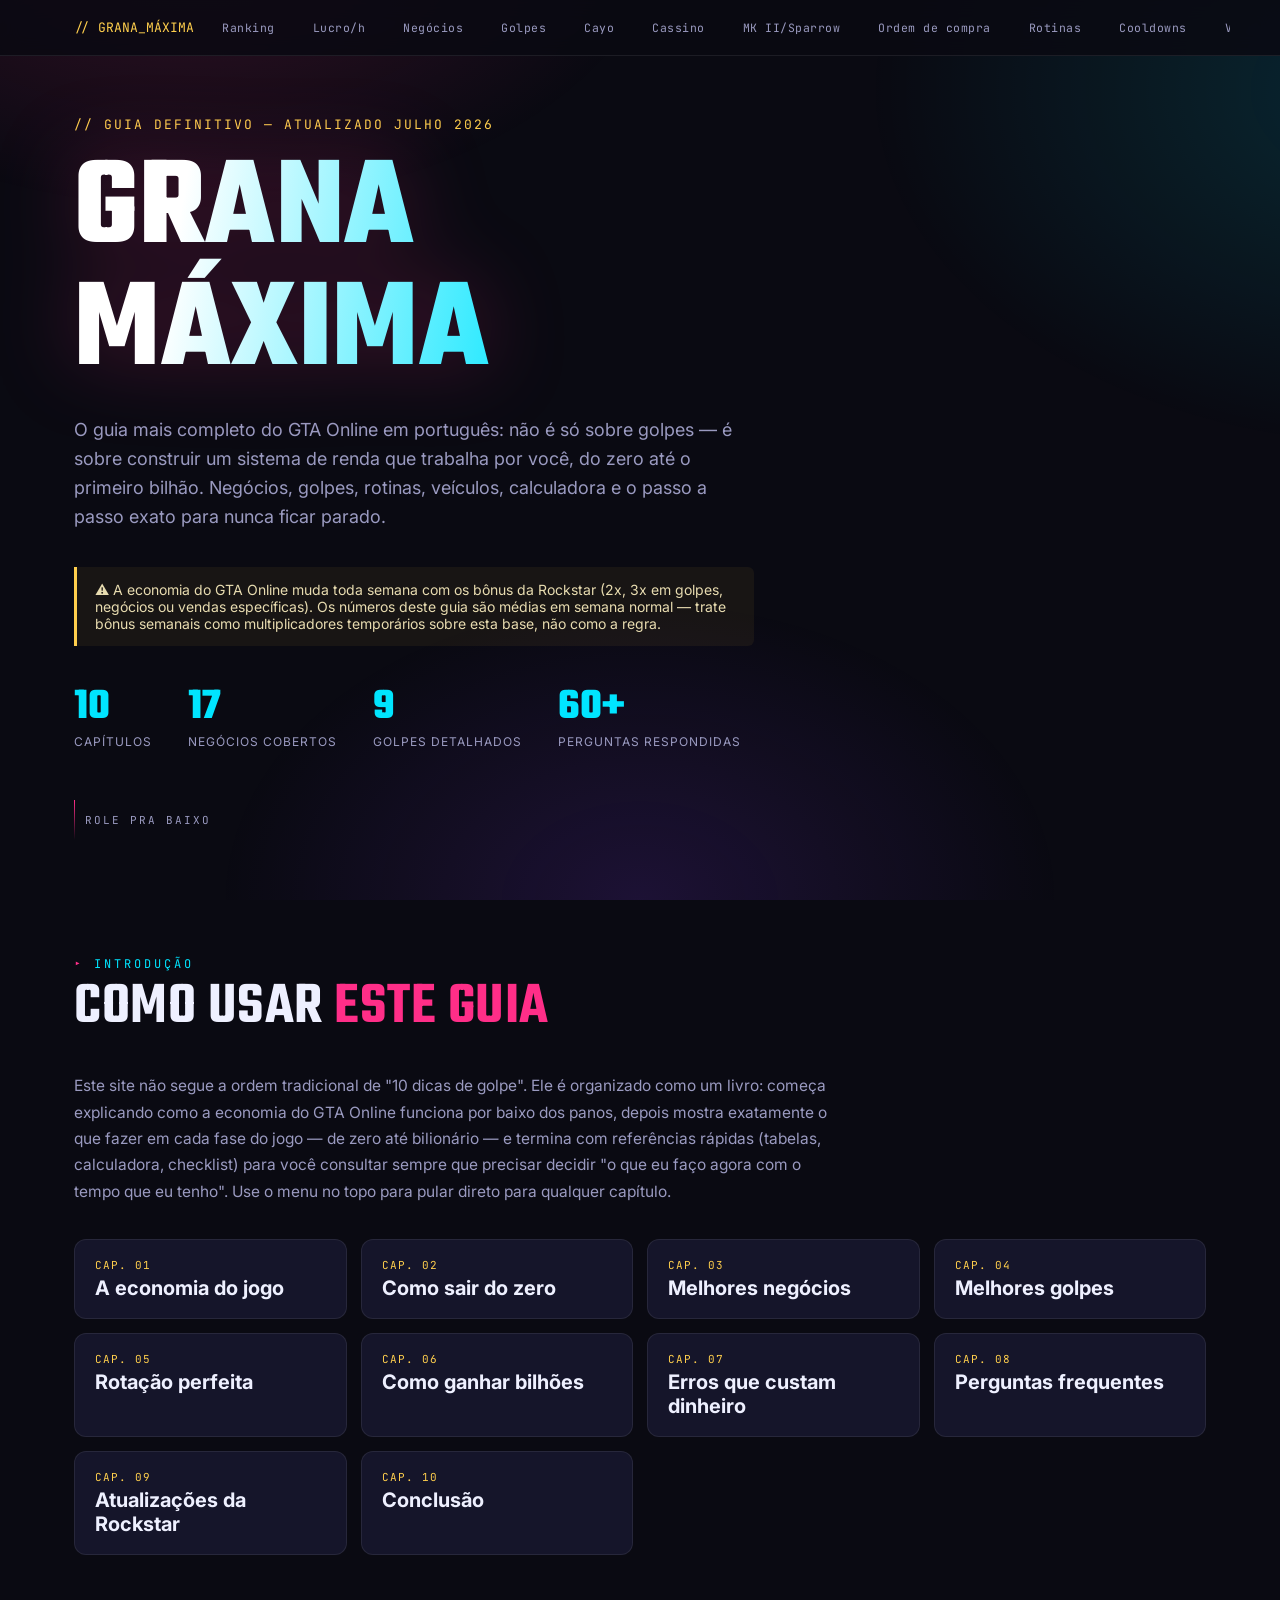
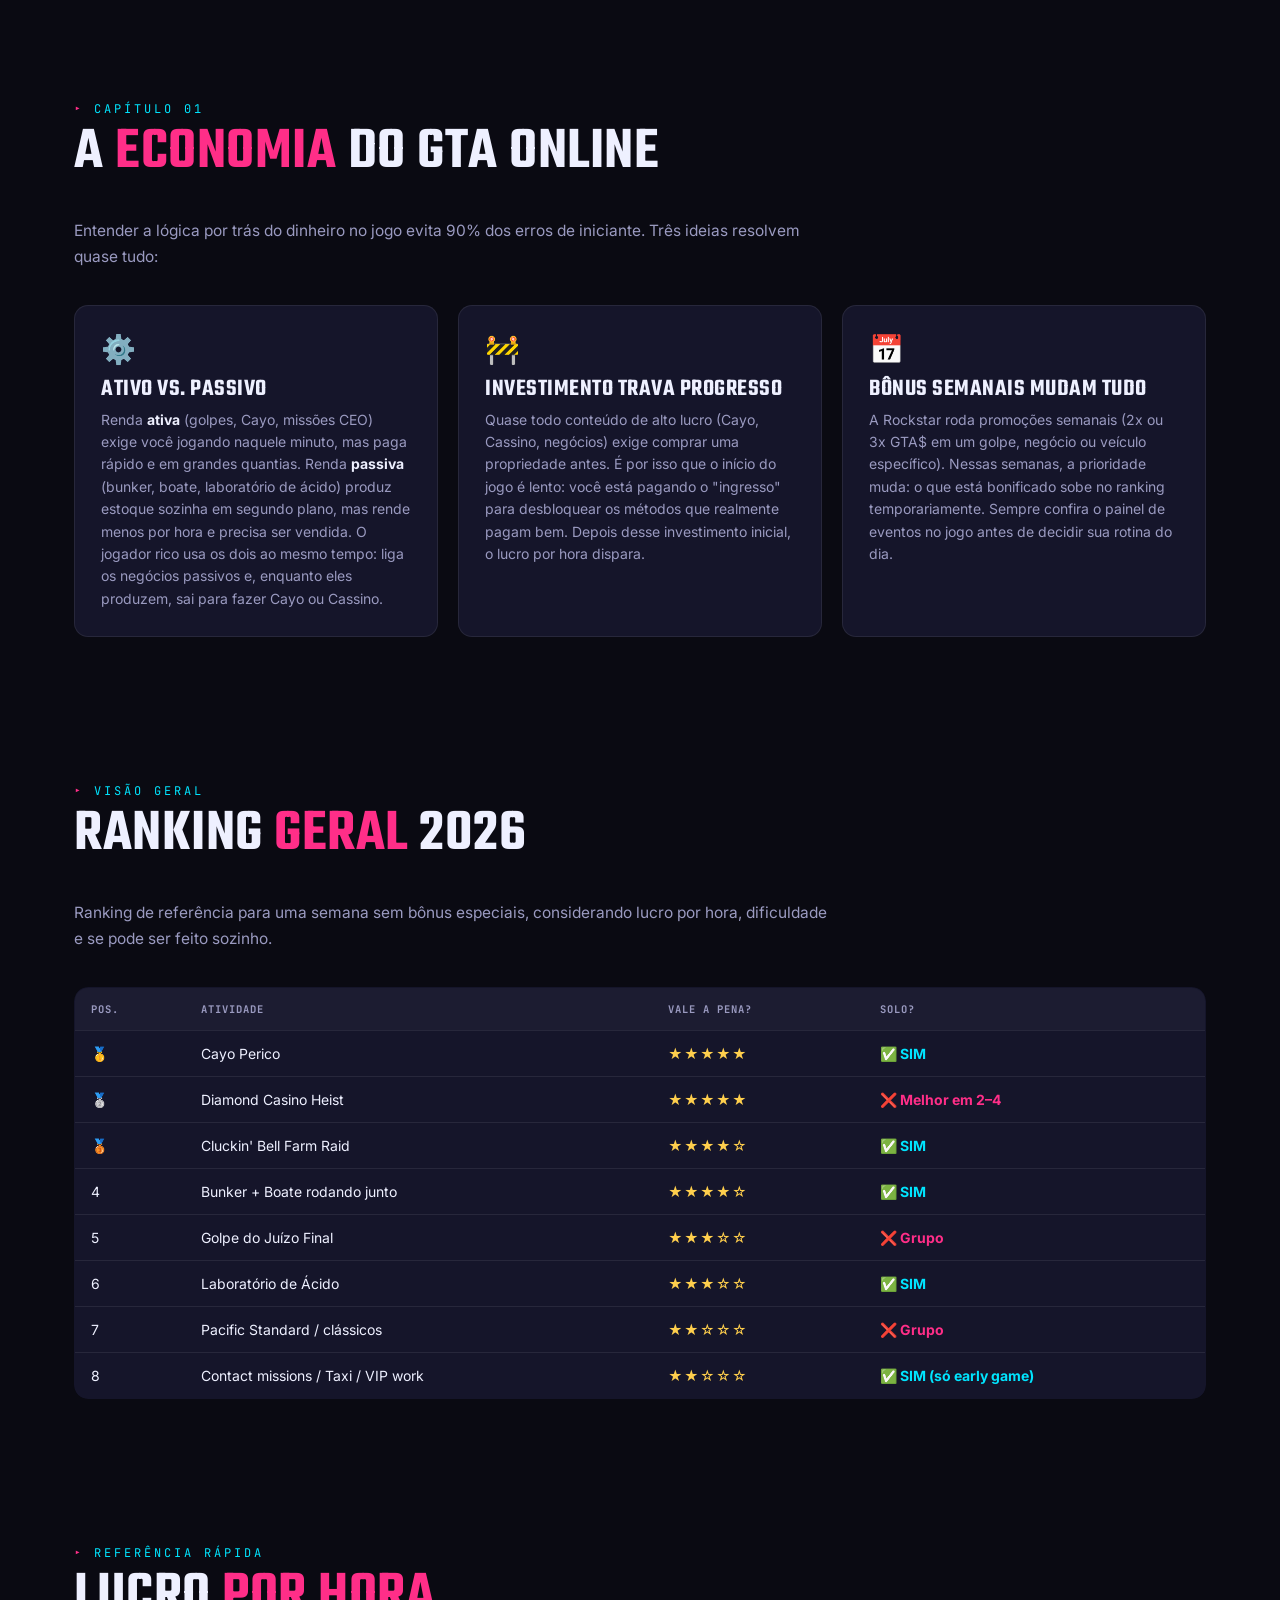
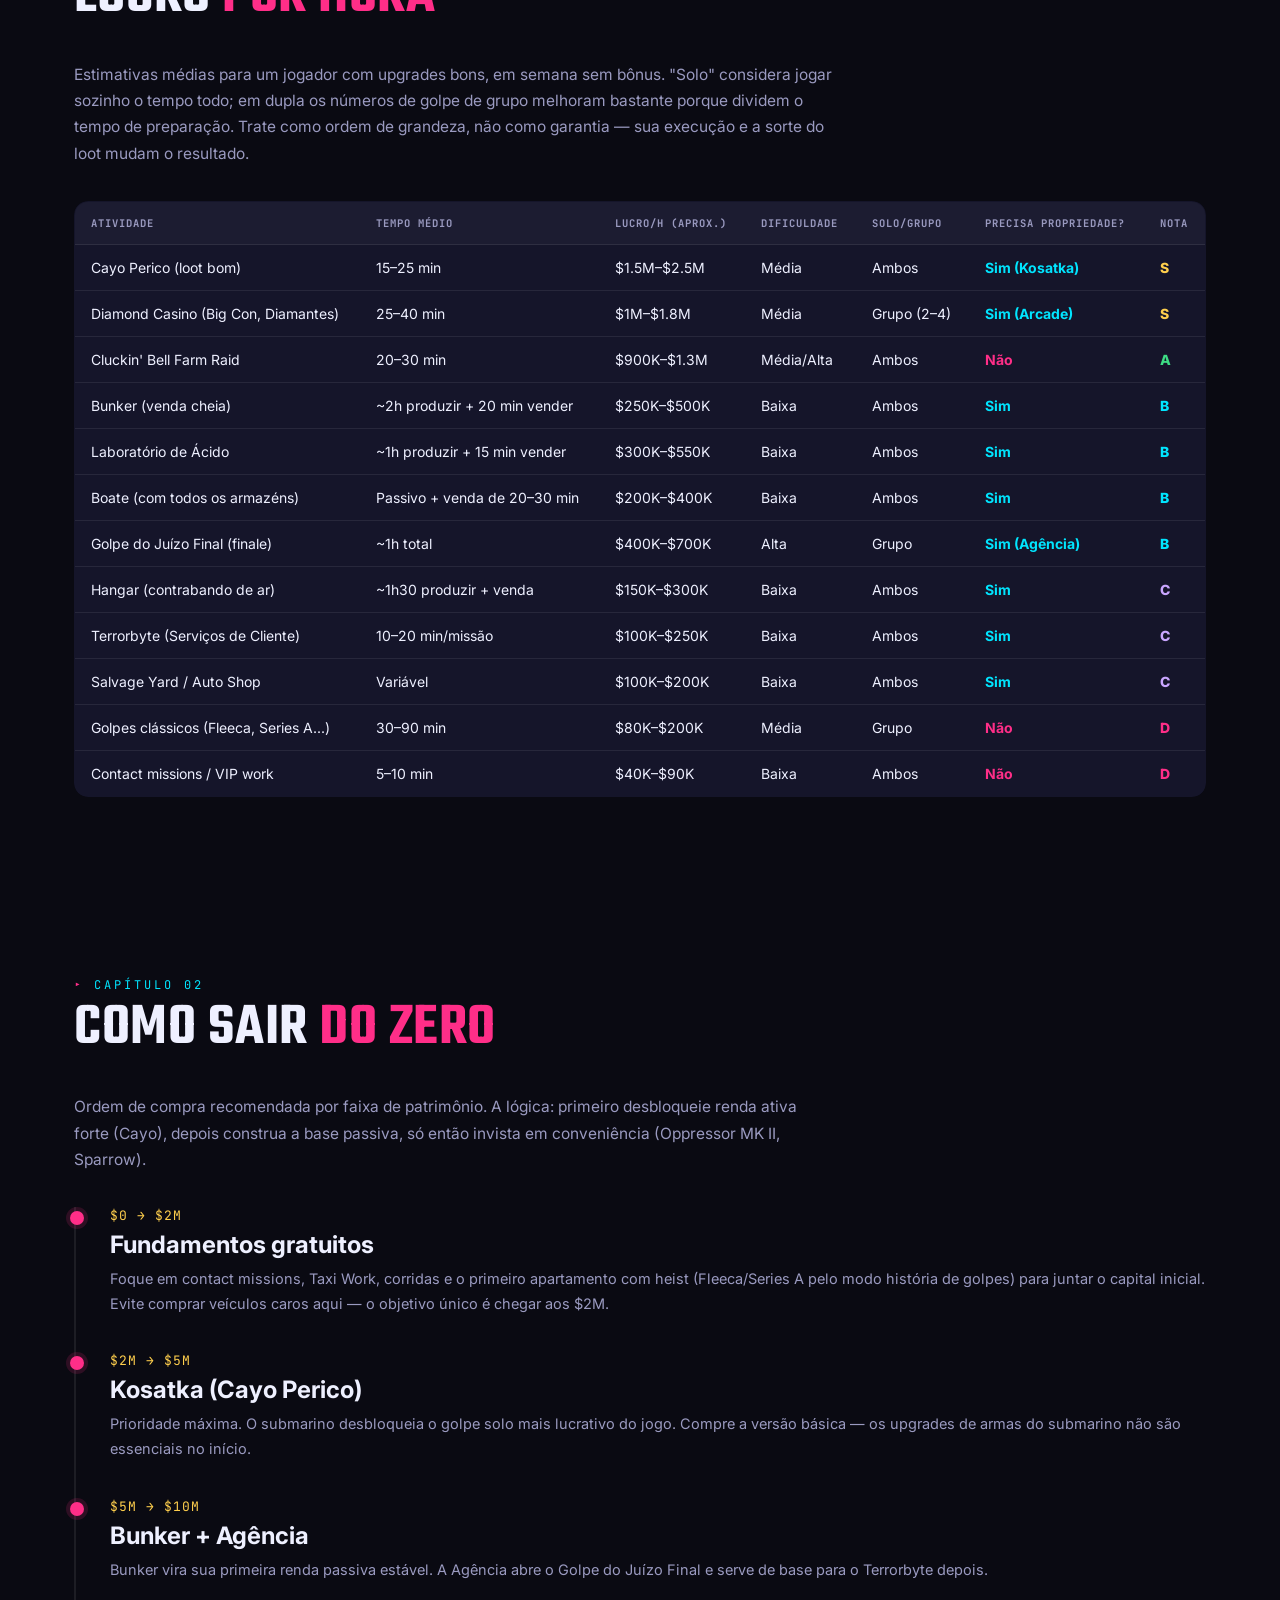
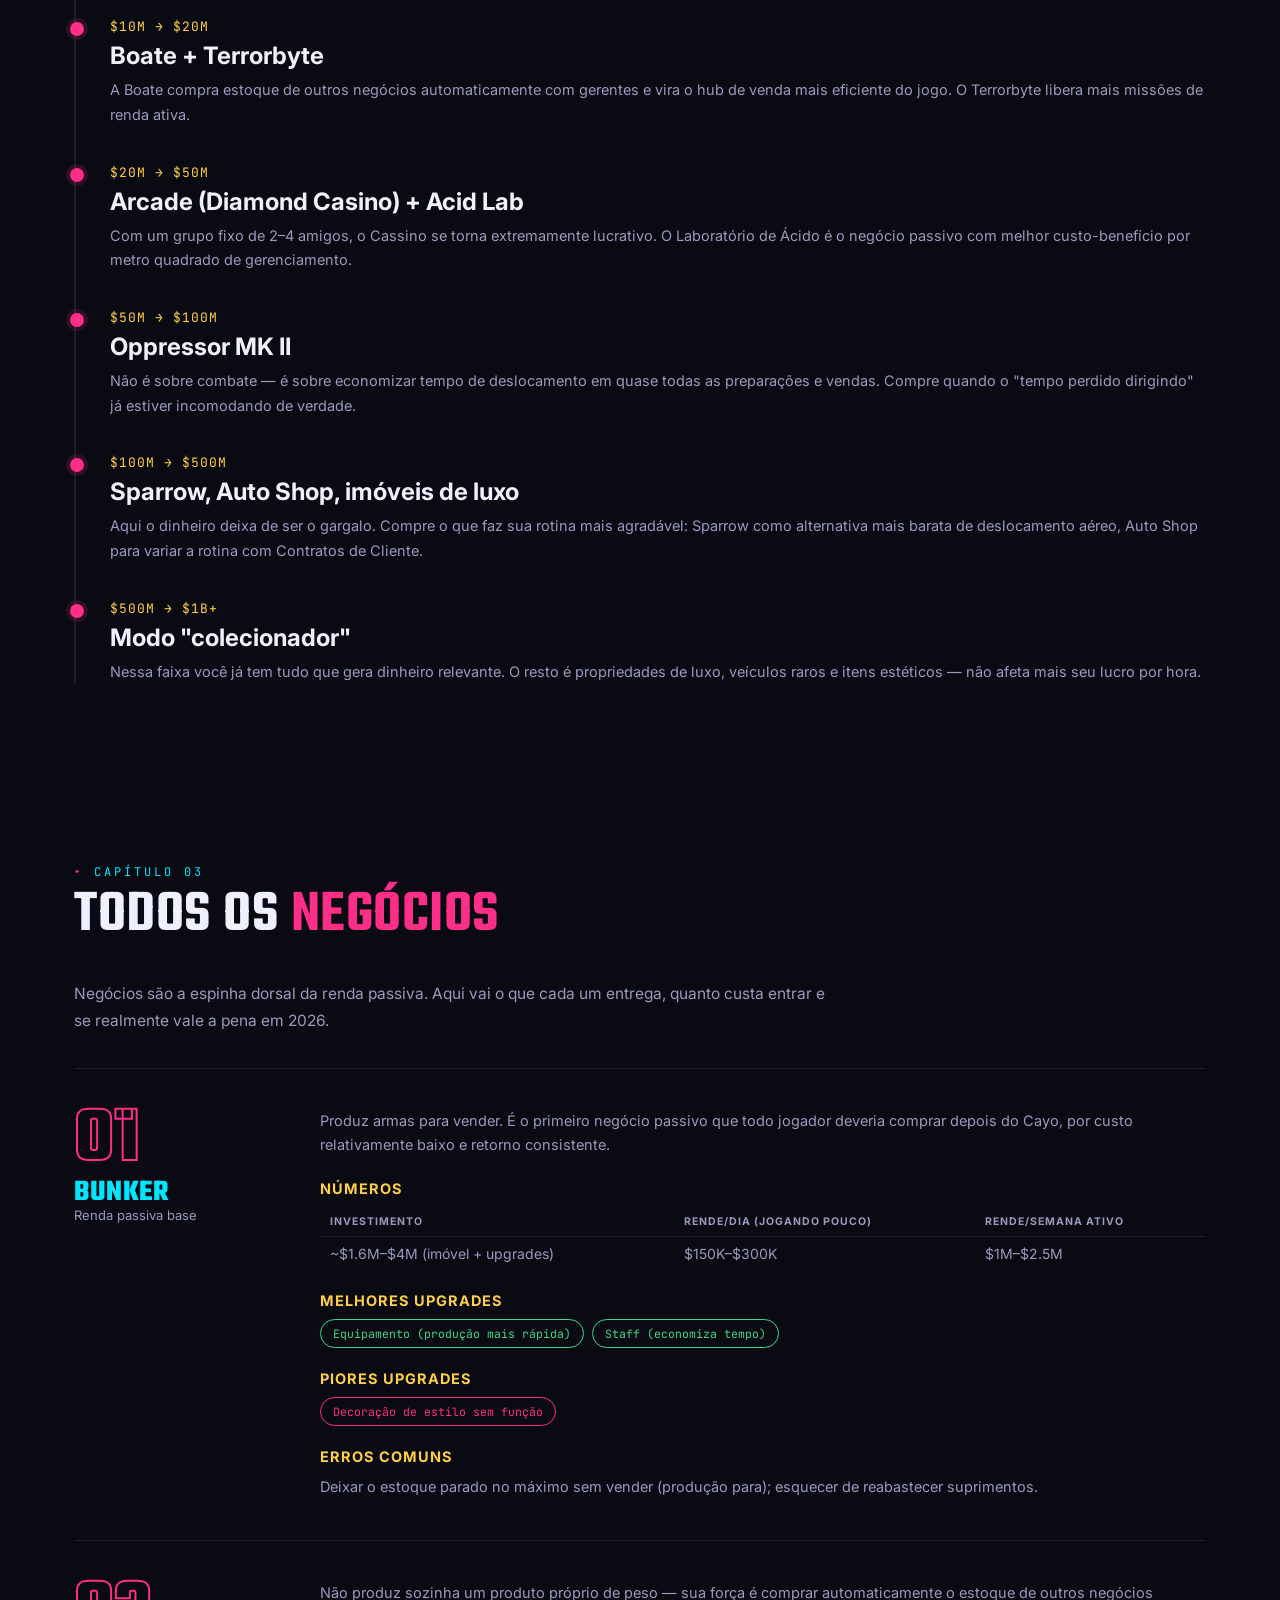
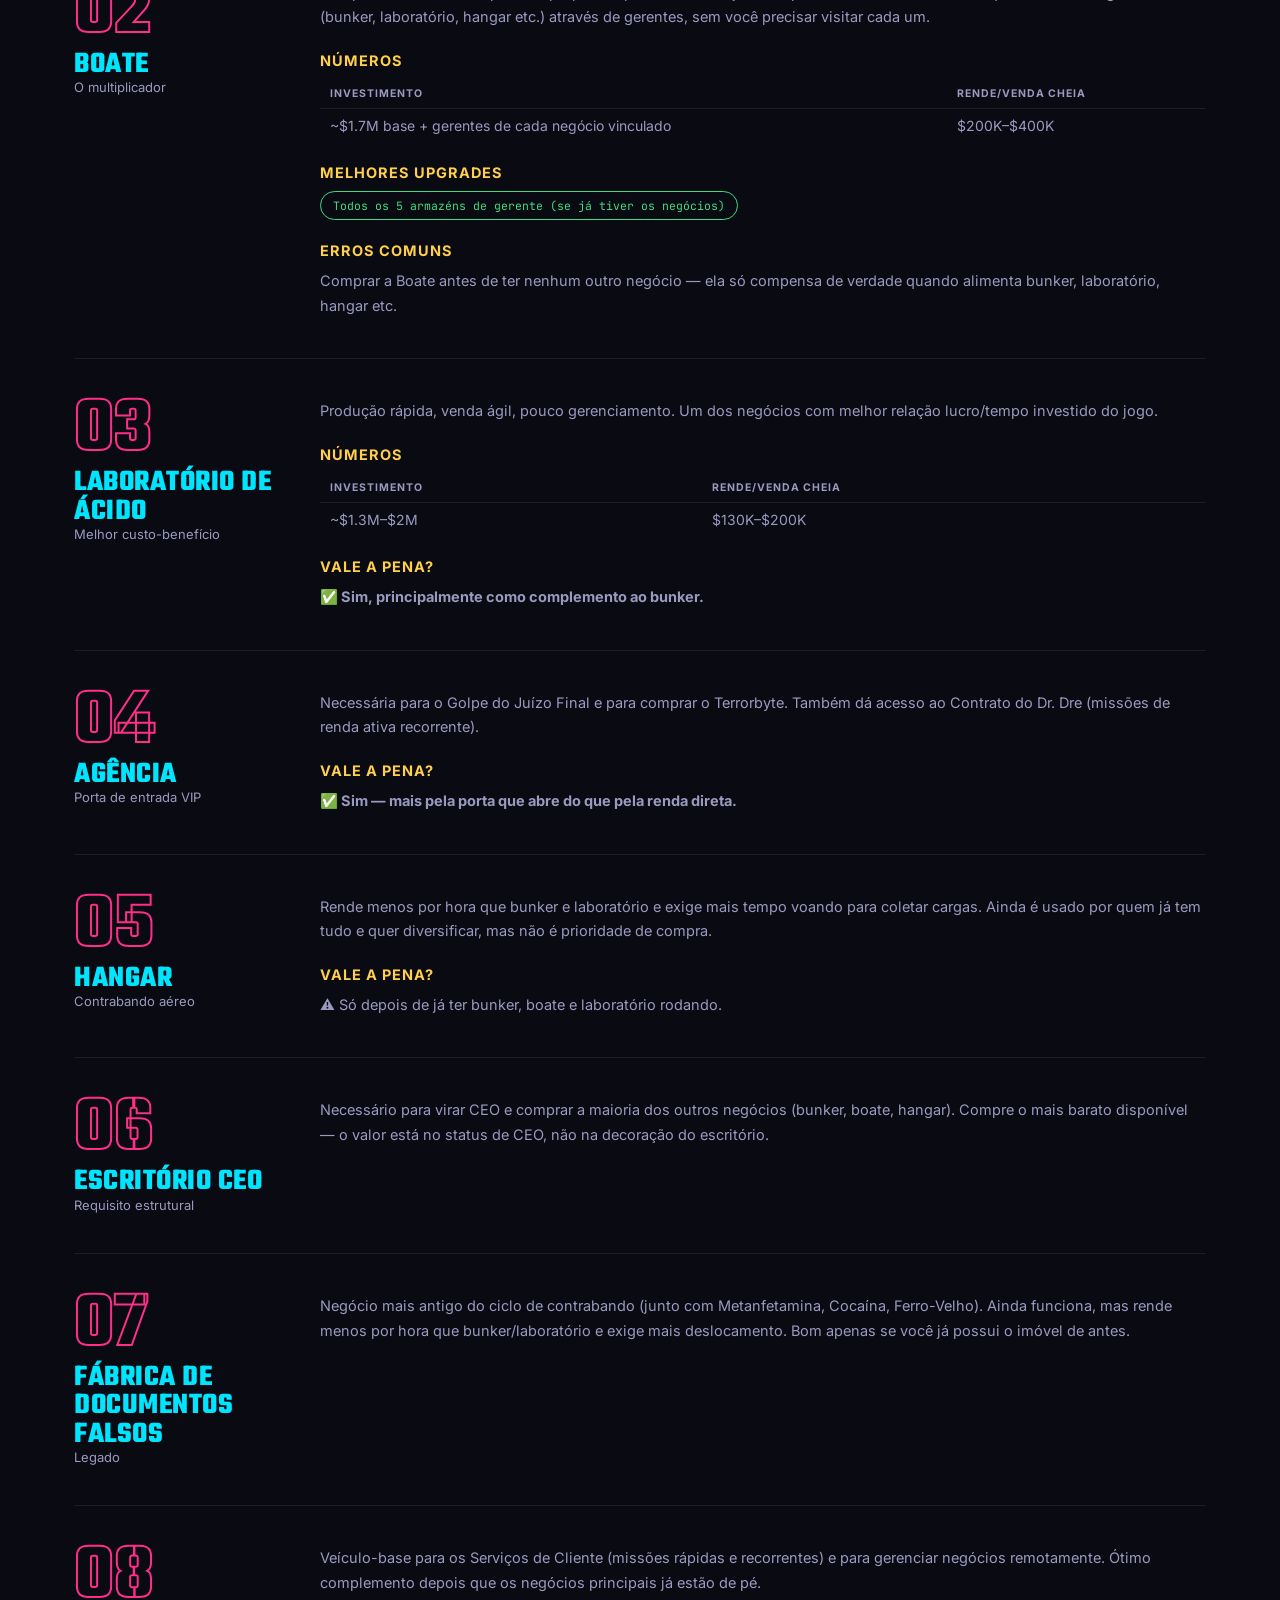
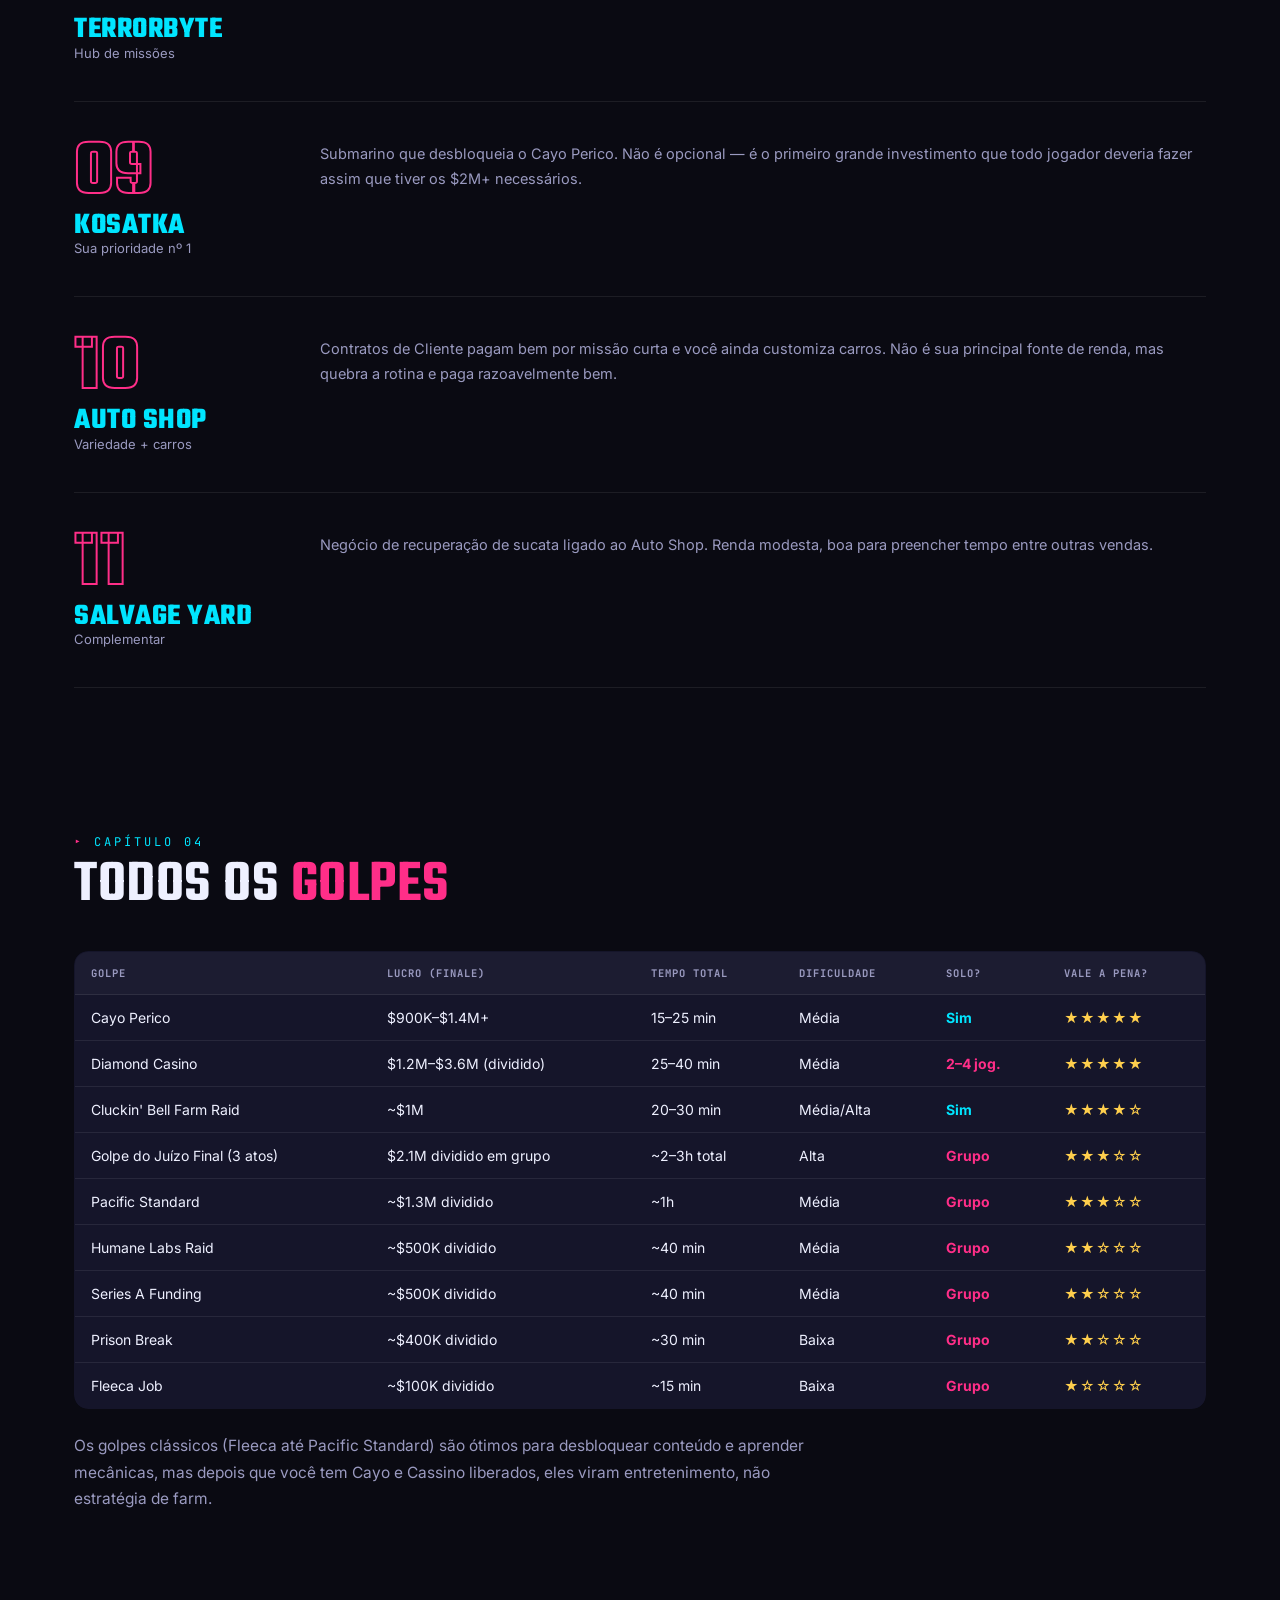
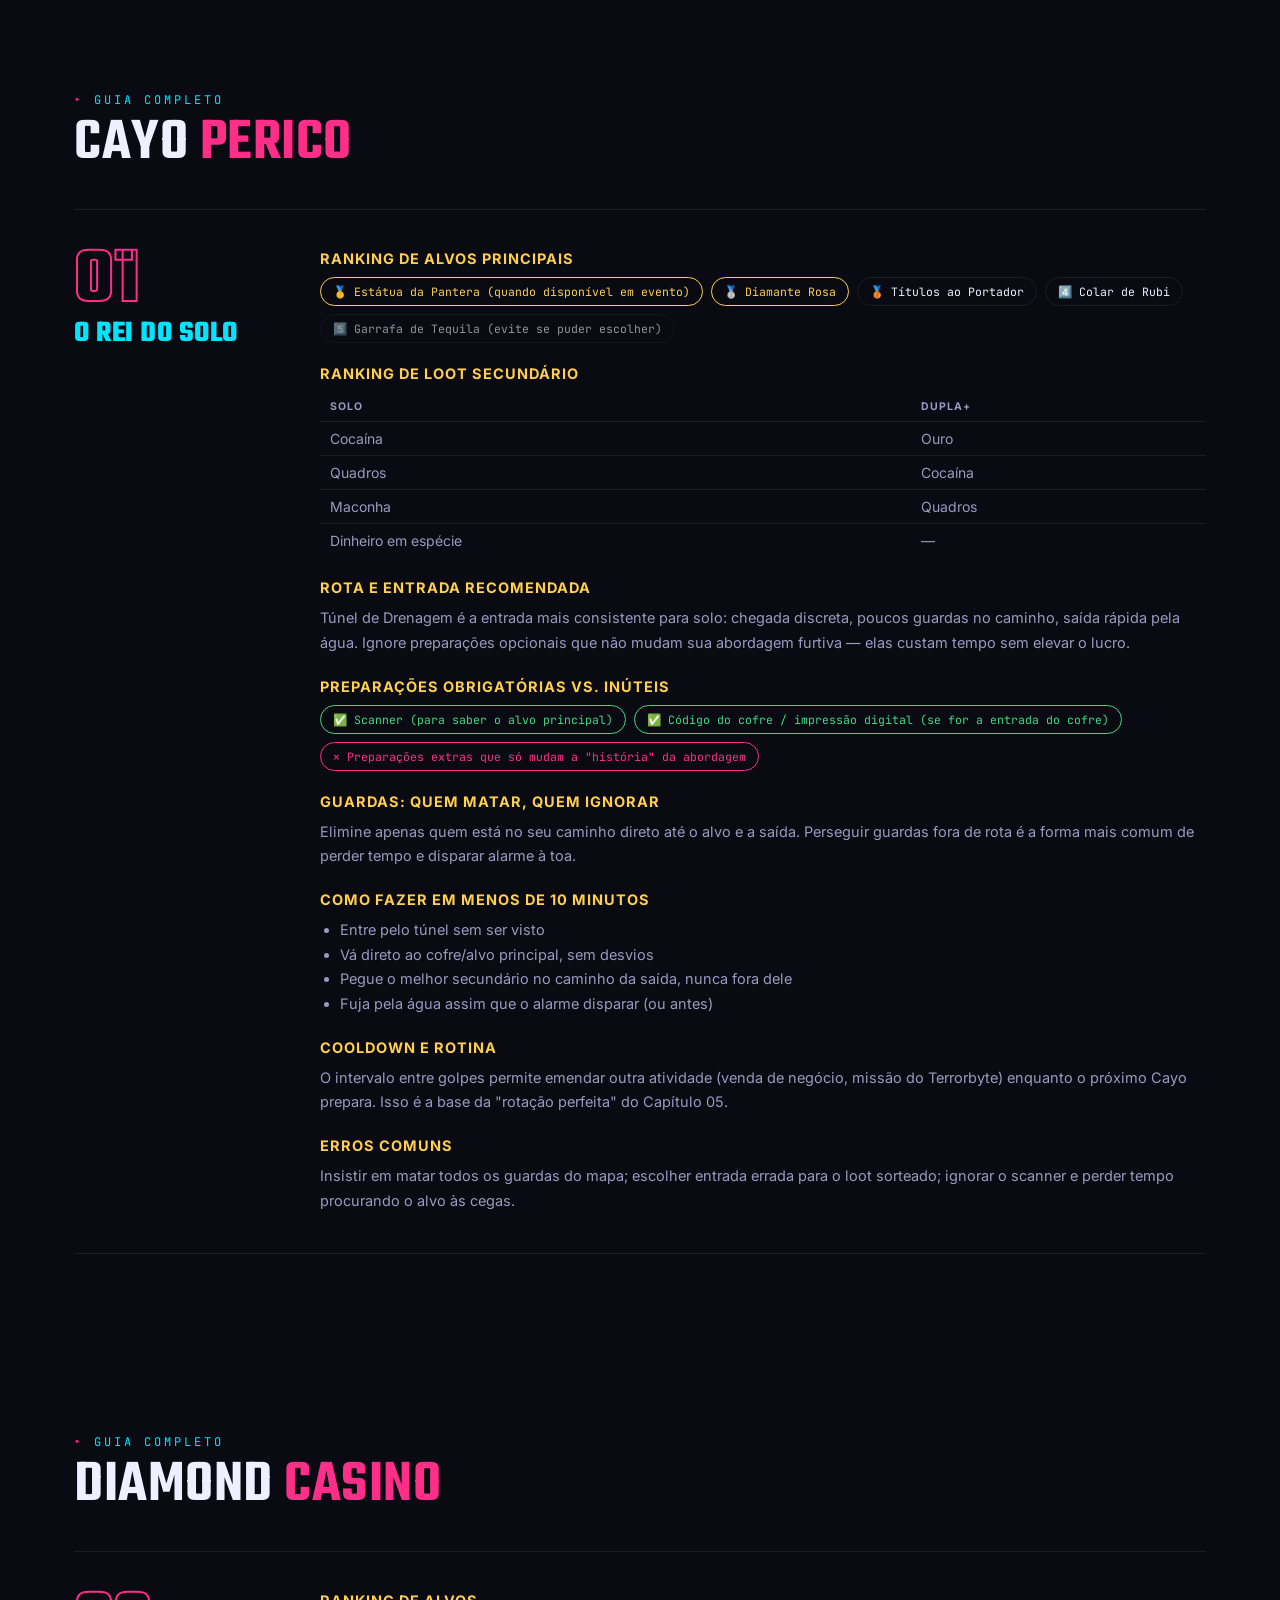
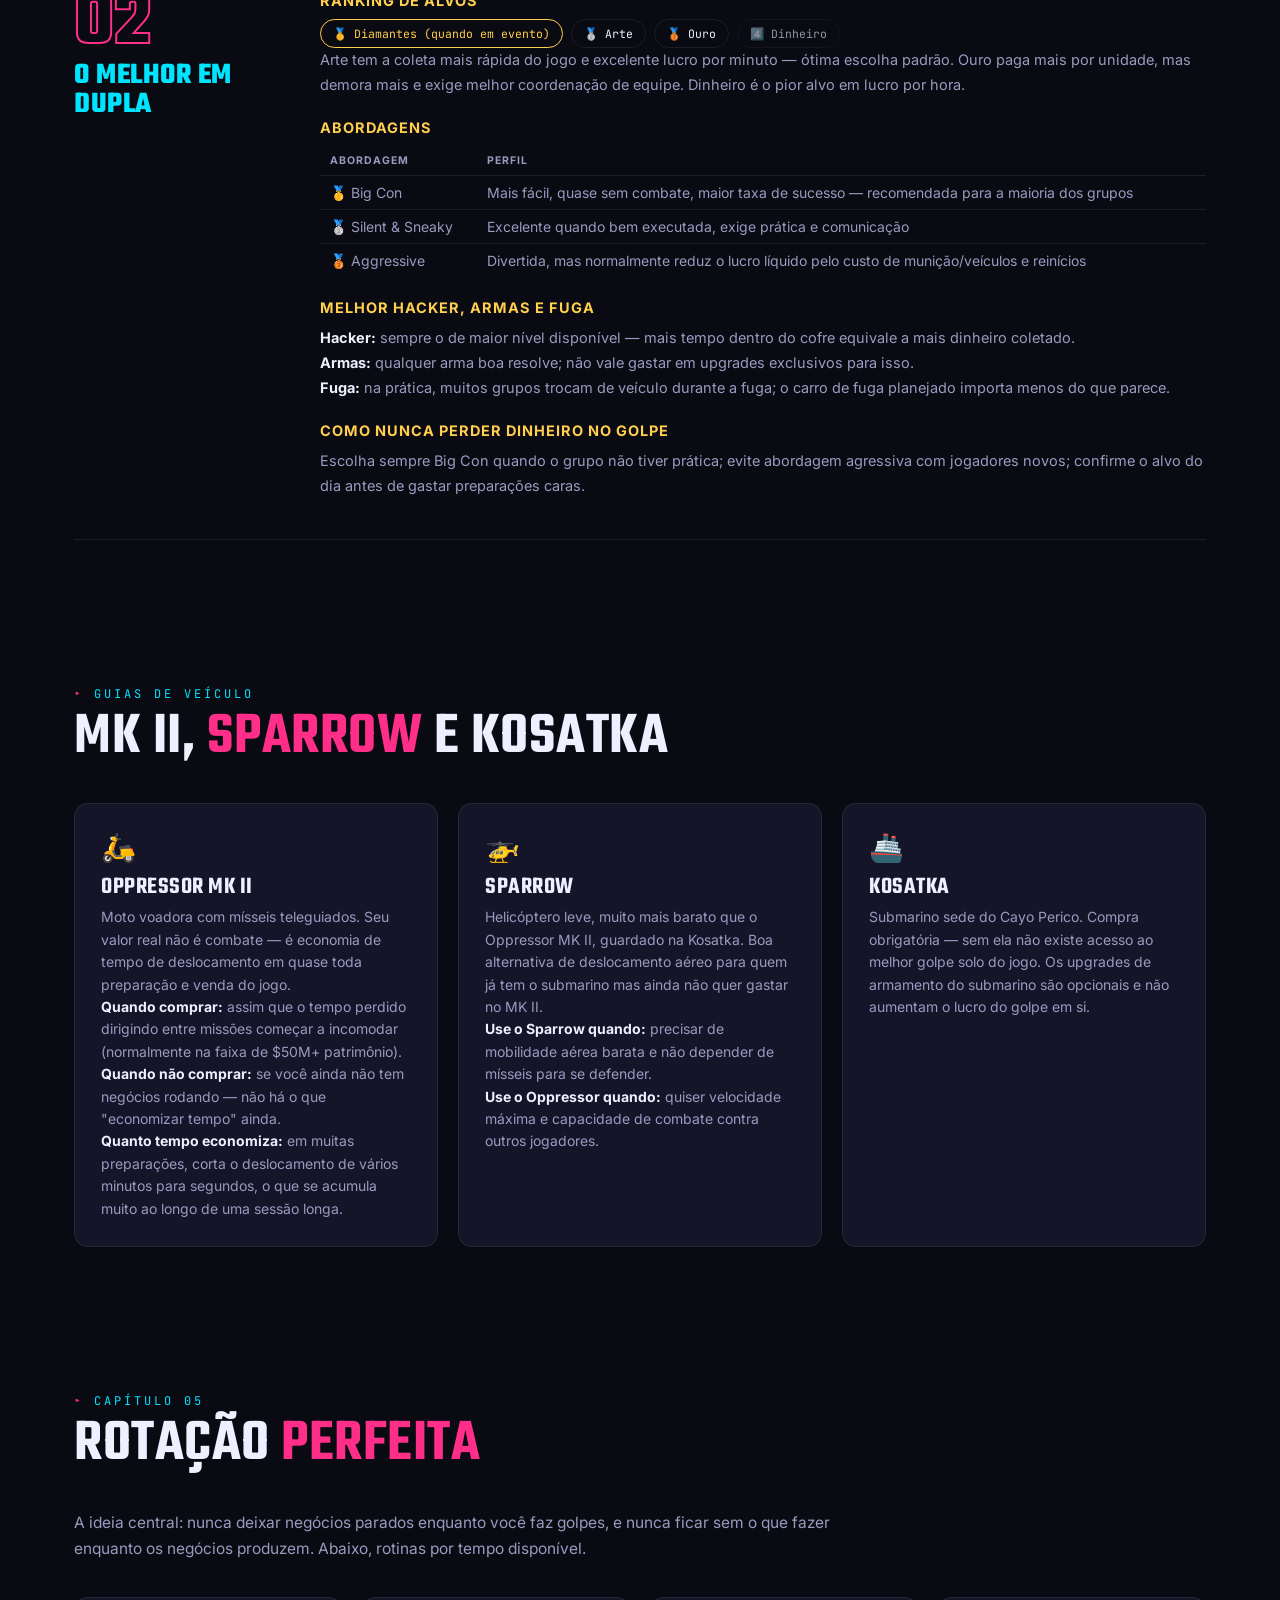
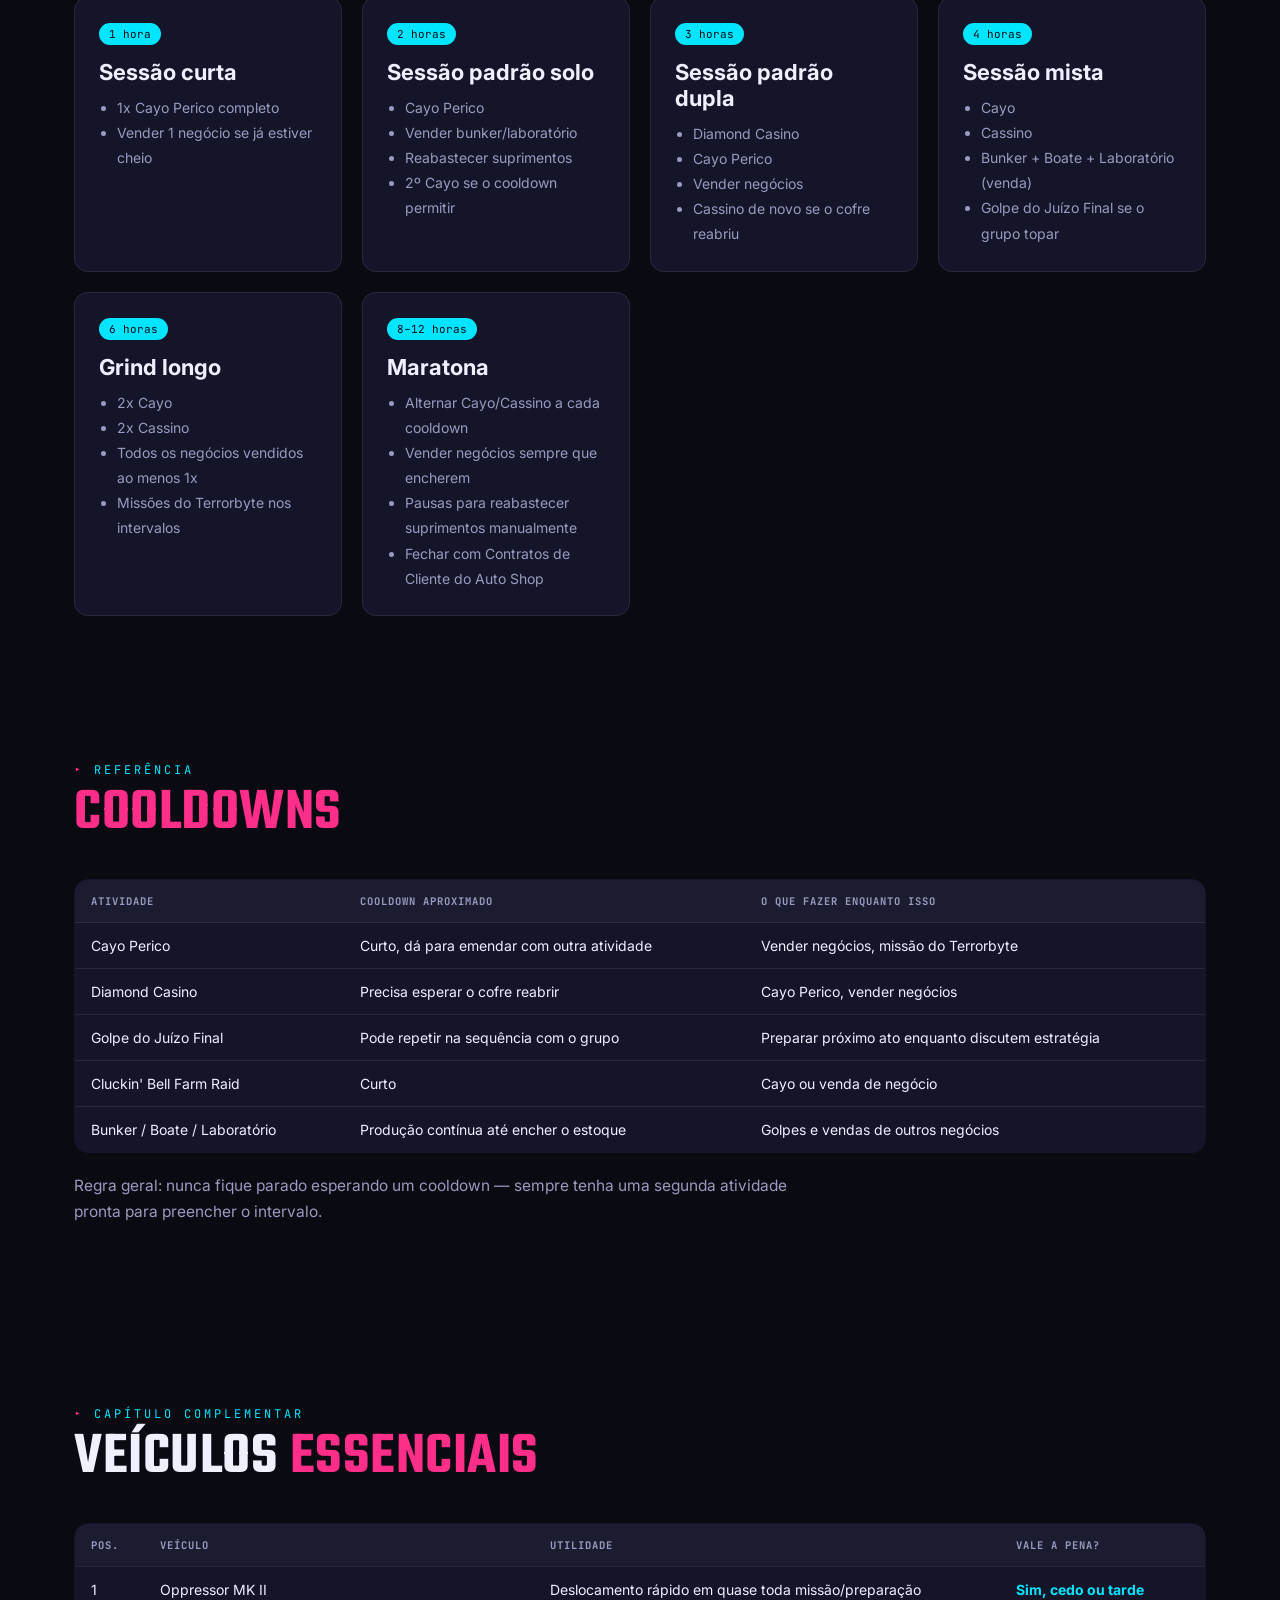
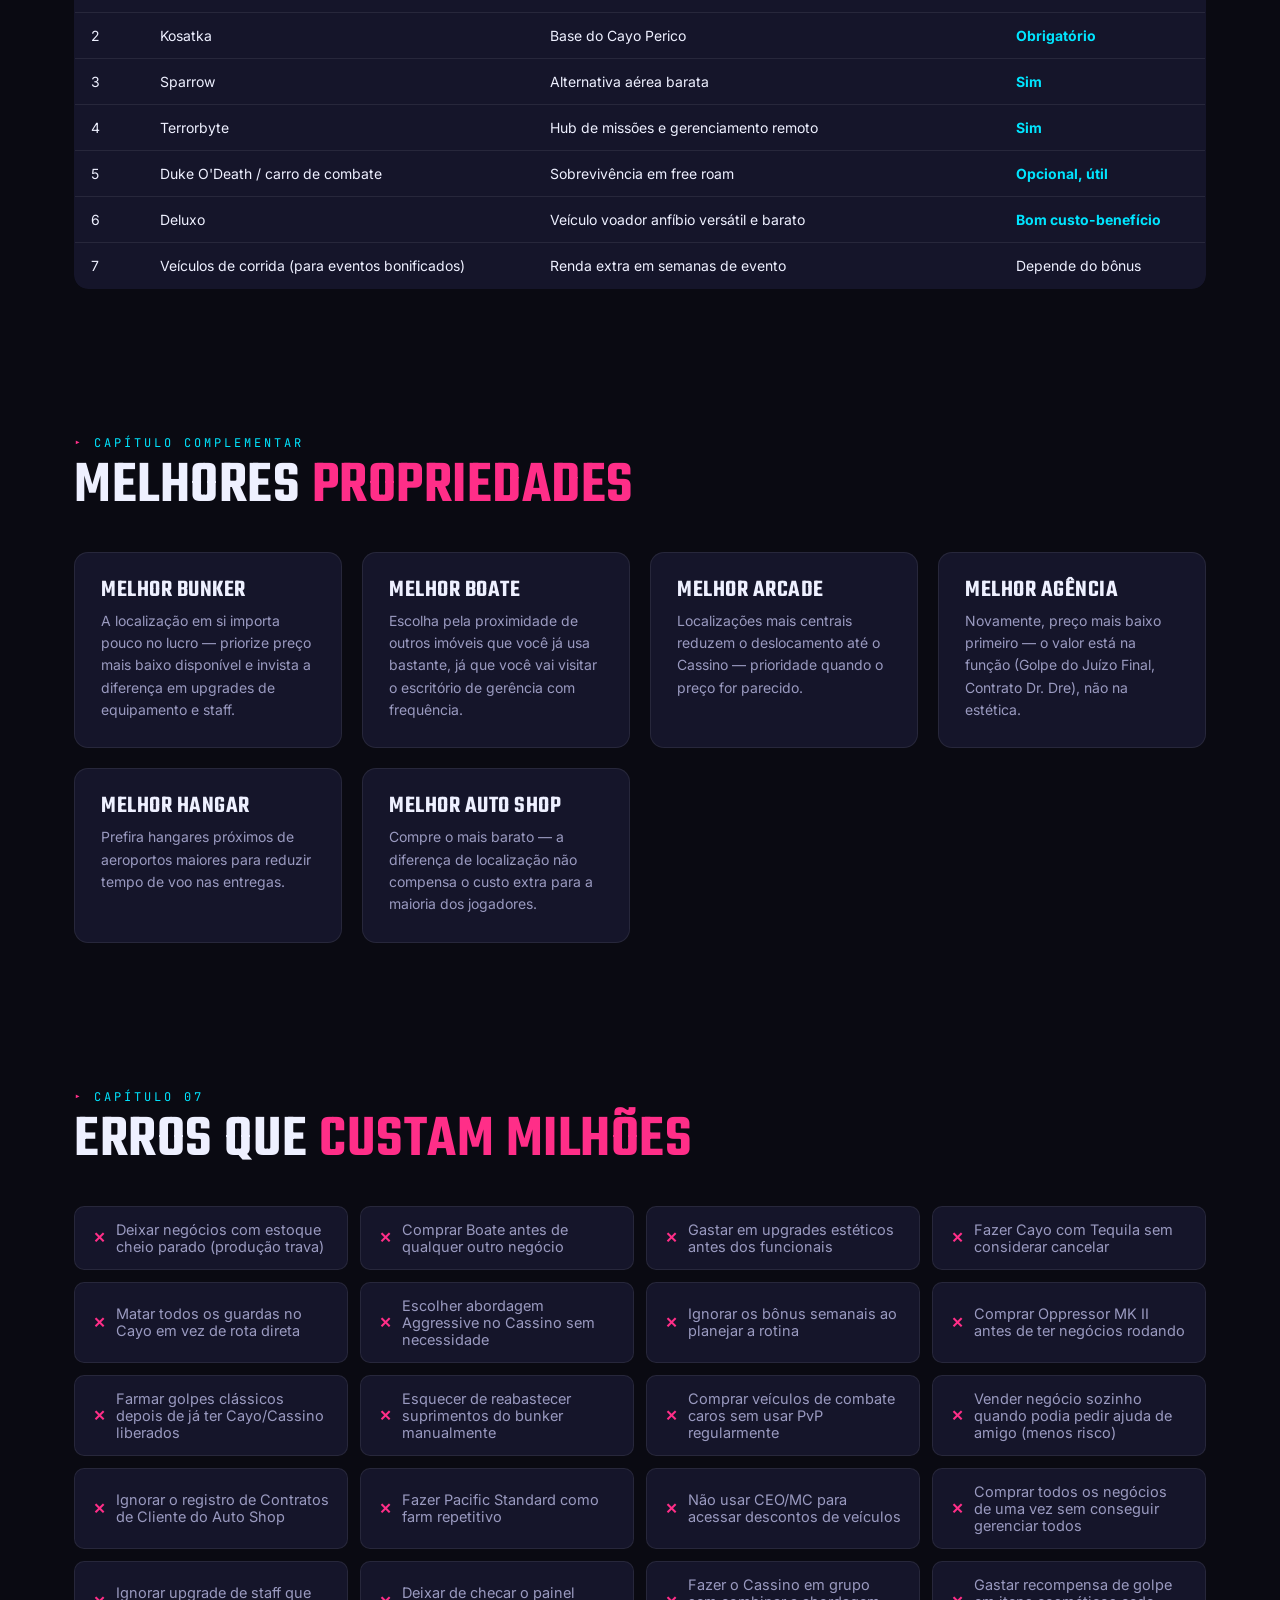
<file: index.html>
<!DOCTYPE html>
<html lang="pt-BR">
<head>
<meta charset="UTF-8">
<meta name="viewport" content="width=device-width, initial-scale=1.0">
<meta name="description" content="Guia definitivo do GTA Online 2026 em português: negócios, golpes, Cayo Perico, Diamond Casino, calculadora de lucro, checklist e roadmap para ficar rico.">
<title>GRANA MÁXIMA — Guia Definitivo do GTA Online 2026</title>
<link rel="preconnect" href="https://fonts.googleapis.com">
<link href="https://fonts.googleapis.com/css2?family=Teko:wght@500;600;700&family=Inter:wght@400;500;600;700;800&family=JetBrains+Mono:wght@500;700&display=swap" rel="stylesheet">
<style>
  :root{
    --bg:#0a0a12;
    --bg-alt:#111120;
    --panel:#15152a;
    --panel2:#1b1b34;
    --pink:#ff2e88;
    --cyan:#00e5ff;
    --purple:#8a3ffc;
    --gold:#ffcf4d;
    --green:#3ddc84;
    --text:#eef0ff;
    --muted:#9a9ac0;
    --line:rgba(255,255,255,0.08);
  }
  *{box-sizing:border-box; margin:0; padding:0;}
  html{scroll-behavior:smooth;}
  body{
    background:var(--bg);
    color:var(--text);
    font-family:'Inter',sans-serif;
    overflow-x:hidden;
    position:relative;
  }
  body::before{
    content:"";
    position:fixed; inset:0;
    background:
      radial-gradient(ellipse 800px 500px at 15% -10%, rgba(255,46,136,0.18), transparent 60%),
      radial-gradient(ellipse 900px 600px at 110% 10%, rgba(0,229,255,0.14), transparent 60%),
      radial-gradient(ellipse 700px 500px at 50% 100%, rgba(138,63,252,0.15), transparent 60%);
    pointer-events:none;
    z-index:0;
  }
  .wrap{position:relative; z-index:1; max-width:1180px; margin:0 auto; padding:0 24px;}
  a{color:var(--cyan);}

  h1,h2,h3,.display{
    font-family:'Teko',sans-serif;
    text-transform:uppercase;
    letter-spacing:0.5px;
    line-height:0.95;
  }
  .eyebrow{
    font-family:'JetBrains Mono',monospace;
    font-size:12px;
    letter-spacing:3px;
    text-transform:uppercase;
    color:var(--cyan);
    display:flex;
    align-items:center;
    gap:10px;
  }
  .eyebrow::before{content:"▸"; color:var(--pink);}

  /* NAV */
  nav.topnav{
    position:sticky; top:0; z-index:50;
    background:rgba(10,10,18,0.85);
    backdrop-filter:blur(10px);
    border-bottom:1px solid var(--line);
    padding:14px 0;
  }
  nav.topnav .navwrap{
    max-width:1180px; margin:0 auto; padding:0 24px;
    display:flex; align-items:center; gap:18px;
    overflow-x:auto;
    scrollbar-width:none;
  }
  nav.topnav .navwrap::-webkit-scrollbar{display:none;}
  nav.topnav .brandmark{font-family:'JetBrains Mono',monospace; font-size:13px; color:var(--gold); white-space:nowrap;}
  nav.topnav a{
    font-family:'JetBrains Mono',monospace;
    font-size:11.5px;
    letter-spacing:0.5px;
    color:var(--muted);
    text-decoration:none;
    white-space:nowrap;
    padding:6px 10px;
    border-radius:6px;
    transition:all .2s;
  }
  nav.topnav a:hover{color:var(--text); background:rgba(255,255,255,0.06);}

  /* HERO */
  header.hero{
    min-height:88vh;
    display:flex;
    flex-direction:column;
    justify-content:center;
    position:relative;
    padding-top:60px;
    padding-bottom:60px;
  }
  .hero-tag{
    font-family:'JetBrains Mono',monospace;
    font-size:13px;
    color:var(--gold);
    letter-spacing:2px;
    margin-bottom:18px;
  }
  h1.title{
    font-size:clamp(52px,10vw,130px);
    font-weight:700;
    background:linear-gradient(100deg,#fff 10%, var(--cyan) 45%, var(--pink) 75%, var(--gold) 100%);
    -webkit-background-clip:text;
    background-clip:text;
    color:transparent;
    filter:drop-shadow(0 0 40px rgba(255,46,136,0.25));
  }
  .hero-sub{
    max-width:680px;
    color:var(--muted);
    font-size:18px;
    line-height:1.6;
    margin-top:22px;
  }
  .hero-note{
    margin-top:36px;
    border-left:3px solid var(--gold);
    padding:14px 18px;
    background:rgba(255,207,77,0.06);
    font-size:14px;
    color:#e8dcb0;
    max-width:680px;
    border-radius:0 6px 6px 0;
  }
  .hero-stats{display:flex; gap:36px; margin-top:40px; flex-wrap:wrap;}
  .hero-stats .stat b{font-family:'Teko',sans-serif; font-size:44px; color:var(--cyan); display:block; line-height:1;}
  .hero-stats .stat span{font-size:12px; color:var(--muted); text-transform:uppercase; letter-spacing:1px;}
  .hero-scroll{
    margin-top:50px;
    font-family:'JetBrains Mono',monospace;
    font-size:11px;
    color:var(--muted);
    letter-spacing:2px;
    display:flex;
    align-items:center;
    gap:10px;
  }
  .hero-scroll .bar{width:1px; height:40px; background:linear-gradient(var(--pink), transparent);}

  section{padding:90px 0;}
  section.tight{padding:56px 0;}

  h2.section-title{
    font-size:clamp(36px,6vw,60px);
    font-weight:600;
    margin-top:8px;
    margin-bottom:36px;
  }
  h2.section-title span{color:var(--pink);}
  .section-desc{color:var(--muted); font-size:15.5px; line-height:1.7; max-width:760px; margin-bottom:34px;}

  /* GENERIC TABLE */
  table.rank-table{
    width:100%;
    border-collapse:collapse;
    background:var(--panel);
    border-radius:14px;
    overflow:hidden;
    border:1px solid var(--line);
    font-size:14px;
  }
  .table-scroll{overflow-x:auto; border-radius:14px;}
  .rank-table th{
    font-family:'JetBrains Mono',monospace;
    text-transform:uppercase;
    font-size:10.5px;
    letter-spacing:1px;
    color:var(--muted);
    text-align:left;
    padding:14px 16px;
    background:rgba(255,255,255,0.03);
    border-bottom:1px solid var(--line);
    white-space:nowrap;
  }
  .rank-table td{
    padding:14px 16px;
    border-bottom:1px solid var(--line);
    font-size:14px;
    white-space:nowrap;
  }
  .rank-table tr:last-child td{border-bottom:none;}
  .rank-table tr:hover td{background:rgba(255,255,255,0.02);}
  .medal{font-size:20px;}
  .stars{color:var(--gold); letter-spacing:1px;}
  .yes{color:var(--cyan); font-weight:700;}
  .no{color:var(--pink); font-weight:700;}
  .rankS{color:var(--gold); font-weight:800;}
  .rankA{color:var(--green); font-weight:800;}
  .rankB{color:var(--cyan); font-weight:800;}
  .rankC{color:#c9a6ff; font-weight:800;}
  .rankD{color:var(--pink); font-weight:800;}

  /* CARDS GRID */
  .cards-grid{display:grid; grid-template-columns:repeat(auto-fit, minmax(260px,1fr)); gap:20px;}
  .card{
    background:var(--panel);
    border:1px solid var(--line);
    border-radius:14px;
    padding:26px;
    position:relative;
    transition:transform .25s ease, border-color .25s ease;
  }
  .card:hover{transform:translateY(-4px); border-color:var(--cyan);}
  .card .icon{font-size:28px; margin-bottom:12px; display:block;}
  .card h3{font-size:24px; font-weight:600; margin-bottom:8px; color:var(--text);}
  .card p{color:var(--muted); font-size:14px; line-height:1.6;}
  .card .meta-row{display:flex; flex-wrap:wrap; gap:6px; margin-top:14px;}

  /* DETAIL BLOCKS (heists / businesses) */
  .heist-block{
    display:grid;
    grid-template-columns:210px 1fr;
    gap:36px;
    padding:40px 0;
    border-top:1px solid var(--line);
    align-items:start;
  }
  .heist-block:last-child{border-bottom:1px solid var(--line);}
  .heist-label{position:sticky; top:70px;}
  .heist-label .num{
    font-family:'Teko',sans-serif;
    font-size:80px;
    font-weight:700;
    line-height:0.8;
    color:transparent;
    -webkit-text-stroke:2px var(--pink);
  }
  .heist-label h3{font-size:30px; margin-top:6px; color:var(--cyan);}
  .heist-content h4{
    font-family:'Inter',sans-serif;
    font-size:14.5px;
    font-weight:700;
    text-transform:uppercase;
    letter-spacing:1px;
    color:var(--gold);
    margin:22px 0 10px;
  }
  .heist-content h4:first-child{margin-top:0;}
  .heist-content p, .heist-content li{color:var(--muted); font-size:14.5px; line-height:1.7;}
  .heist-content ul{padding-left:20px; margin-bottom:6px;}
  .pill-row{display:flex; flex-wrap:wrap; gap:8px; margin-top:8px;}
  .pill{
    font-family:'JetBrains Mono',monospace;
    font-size:11.5px;
    padding:6px 12px;
    border-radius:20px;
    border:1px solid var(--line);
    color:var(--text);
  }
  .pill.gold{border-color:var(--gold); color:var(--gold);}
  .pill.cyan{border-color:var(--cyan); color:var(--cyan);}
  .pill.pink{border-color:var(--pink); color:var(--pink);}
  .pill.green{border-color:var(--green); color:var(--green);}

  .mini-table{width:100%; border-collapse:collapse; margin-top:10px; font-size:14px;}
  .mini-table th{
    text-align:left; font-size:10.5px; text-transform:uppercase; letter-spacing:1px;
    color:var(--muted); padding:8px 10px; border-bottom:1px solid var(--line);
  }
  .mini-table td{padding:8px 10px; border-bottom:1px solid var(--line); color:var(--muted);}
  .mini-table tr:last-child td{border-bottom:none;}

  /* ROUTINE */
  .routine{display:grid; grid-template-columns:repeat(auto-fit,minmax(240px,1fr)); gap:20px;}
  .block{background:var(--panel); border:1px solid var(--line); border-radius:14px; padding:24px;}
  .block .tag{
    display:inline-block; font-family:'JetBrains Mono',monospace; font-size:11px;
    color:var(--bg); background:var(--cyan); padding:4px 10px; border-radius:20px; margin-bottom:14px;
  }
  .block h4{font-size:22px; color:var(--text); margin-bottom:10px; font-family:'Inter'; text-transform:none;}
  .block ul{padding-left:18px; color:var(--muted); font-size:14px; line-height:1.8;}

  /* TIMELINE (buying order / roadmap) */
  .timeline{position:relative; padding-left:34px; border-left:2px solid var(--line); margin-top:20px;}
  .tl-item{position:relative; padding-bottom:36px;}
  .tl-item:last-child{padding-bottom:0;}
  .tl-item::before{
    content:""; position:absolute; left:-40px; top:4px; width:14px; height:14px;
    border-radius:50%; background:var(--pink); box-shadow:0 0 0 4px rgba(255,46,136,0.15);
  }
  .tl-item .range{font-family:'JetBrains Mono',monospace; color:var(--gold); font-size:13px; letter-spacing:1px;}
  .tl-item h4{font-size:24px; margin:6px 0 8px; color:var(--text); font-family:'Inter'; text-transform:none; font-weight:700;}
  .tl-item p{color:var(--muted); font-size:14.5px; line-height:1.7;}

  /* SKIP GRID */
  .skip-grid{display:grid; grid-template-columns:repeat(auto-fit,minmax(220px,1fr)); gap:12px;}
  .skip-item{
    background:var(--panel); border:1px solid var(--line); border-radius:10px;
    padding:14px 18px; font-size:14.5px; color:var(--muted); display:flex; align-items:center; gap:10px;
  }
  .skip-item .x{color:var(--pink); font-weight:800;}
  .skip-item .check{color:var(--green); font-weight:800;}

  /* PRIORITY LIST */
  .priority-list{list-style:none; counter-reset:pr;}
  .priority-list li{
    counter-increment:pr;
    display:flex; align-items:center; gap:20px;
    padding:15px 0;
    border-bottom:1px solid var(--line);
    font-size:18px;
  }
  .priority-list li::before{
    content:counter(pr);
    font-family:'Teko',sans-serif;
    font-size:32px;
    width:44px;
    -webkit-text-stroke:1px var(--pink);
    color:transparent;
  }

  /* PROGRESS BAR */
  .progress{height:8px; background:rgba(255,255,255,0.06); border-radius:10px; overflow:hidden; margin-top:8px;}
  .progress .fill{height:100%; background:linear-gradient(90deg,var(--pink),var(--cyan)); border-radius:10px;}

  /* ACCORDION (FAQ / mitos) */
  .accordion{border:1px solid var(--line); border-radius:14px; overflow:hidden; background:var(--panel);}
  .acc-item{border-bottom:1px solid var(--line);}
  .acc-item:last-child{border-bottom:none;}
  .acc-item summary{
    list-style:none; cursor:pointer; padding:18px 22px; font-size:15.5px; font-weight:600;
    display:flex; justify-content:space-between; align-items:center; gap:14px; color:var(--text);
  }
  .acc-item summary::-webkit-details-marker{display:none;}
  .acc-item summary::after{content:"+"; font-size:22px; color:var(--pink); transition:transform .2s; flex-shrink:0;}
  .acc-item[open] summary::after{transform:rotate(45deg);}
  .acc-item .acc-body{padding:0 22px 20px; color:var(--muted); font-size:14.5px; line-height:1.7;}

  /* CALCULATOR */
  .calc-box{
    background:var(--panel); border:1px solid var(--line); border-radius:18px; padding:34px;
    display:grid; grid-template-columns:1fr 1fr; gap:32px;
  }
  .calc-inputs label{display:block; font-family:'JetBrains Mono',monospace; font-size:11px; letter-spacing:1px; text-transform:uppercase; color:var(--muted); margin-bottom:6px; margin-top:18px;}
  .calc-inputs label:first-child{margin-top:0;}
  .calc-inputs input{
    width:100%; background:var(--bg-alt); border:1px solid var(--line); border-radius:8px;
    padding:12px 14px; color:var(--text); font-size:15px; font-family:'Inter';
  }
  .calc-inputs input:focus{outline:none; border-color:var(--cyan);}
  .calc-results .result-row{display:flex; justify-content:space-between; padding:10px 0; border-bottom:1px solid var(--line); font-size:15px;}
  .calc-results .result-row b{color:var(--cyan); font-family:'JetBrains Mono',monospace;}
  .goal-grid{display:grid; grid-template-columns:1fr 1fr; gap:10px; margin-top:16px;}
  .goal-card{background:var(--bg-alt); border:1px solid var(--line); border-radius:10px; padding:12px 14px;}
  .goal-card .goal-name{font-size:12px; color:var(--muted); font-family:'JetBrains Mono',monospace;}
  .goal-card .goal-time{font-size:20px; color:var(--gold); font-family:'Teko'; margin-top:2px;}
  @media(max-width:800px){.calc-box{grid-template-columns:1fr;}}

  /* CHECKLIST */
  .checklist-grid{display:grid; grid-template-columns:repeat(auto-fit,minmax(230px,1fr)); gap:14px;}
  .check-card{
    background:var(--panel); border:1px solid var(--line); border-radius:12px; padding:16px 18px;
    display:flex; align-items:center; gap:12px; cursor:pointer; user-select:none; transition:border-color .2s;
  }
  .check-card:hover{border-color:var(--cyan);}
  .check-card input{width:20px; height:20px; accent-color:var(--pink); flex-shrink:0;}
  .check-card span{font-size:14.5px; color:var(--text);}
  .checklist-result{
    margin-top:26px; padding:20px 24px; border-radius:14px; border:1px solid var(--gold);
    background:rgba(255,207,77,0.06); font-size:15.5px; color:#e8dcb0;
  }

  /* COMPARISON */
  .vs-row{display:grid; grid-template-columns:1fr auto 1fr; gap:20px; align-items:center; margin-bottom:16px;}
  .vs-card{background:var(--panel); border:1px solid var(--line); border-radius:14px; padding:20px;}
  .vs-card h4{font-size:20px; color:var(--cyan); margin-bottom:8px; font-family:'Inter'; text-transform:none;}
  .vs-card p{color:var(--muted); font-size:14px; line-height:1.6;}
  .vs-mid{font-family:'Teko',sans-serif; font-size:26px; color:var(--pink);}

  footer{
    padding:56px 0 40px; border-top:1px solid var(--line); color:var(--muted); font-size:13px;
    display:flex; justify-content:space-between; flex-wrap:wrap; gap:10px;
  }
  footer .brand{font-family:'JetBrains Mono',monospace; color:var(--text);}

  .chapter-nav-grid{display:grid; grid-template-columns:repeat(auto-fit,minmax(240px,1fr)); gap:14px;}
  .chapter-link{
    display:block; background:var(--panel); border:1px solid var(--line); border-radius:12px;
    padding:18px 20px; text-decoration:none; transition:border-color .2s, transform .2s;
  }
  .chapter-link:hover{border-color:var(--pink); transform:translateY(-3px);}
  .chapter-link .cnum{font-family:'JetBrains Mono',monospace; color:var(--gold); font-size:11px; letter-spacing:1px;}
  .chapter-link h4{color:var(--text); font-size:20px; margin-top:4px; font-family:'Inter'; text-transform:none;}

  @media(max-width:760px){
    .heist-block{grid-template-columns:1fr;}
    .heist-label{position:static;}
    .heist-label .num{font-size:56px;}
    .rank-table{font-size:12.5px;}
    .rank-table th, .rank-table td{padding:10px 8px;}
    .vs-row{grid-template-columns:1fr; text-align:left;}
    .vs-mid{justify-self:start;}
  }

  ::selection{background:var(--pink); color:#fff;}
</style>
</head>
<body>

<nav class="topnav">
  <div class="navwrap">
    <span class="brandmark">// GRANA_MÁXIMA</span>
    <a href="#ranking">Ranking</a>
    <a href="#lucro-hora">Lucro/h</a>
    <a href="#negocios">Negócios</a>
    <a href="#golpes">Golpes</a>
    <a href="#cayo">Cayo</a>
    <a href="#cassino">Cassino</a>
    <a href="#veiculos-voadores">MK II/Sparrow</a>
    <a href="#ordem-compra">Ordem de compra</a>
    <a href="#rotinas">Rotinas</a>
    <a href="#cooldowns">Cooldowns</a>
    <a href="#veiculos">Veículos</a>
    <a href="#propriedades">Propriedades</a>
    <a href="#erros">Erros</a>
    <a href="#mitos">Mitos</a>
    <a href="#comparacoes">Comparações</a>
    <a href="#calculadora">Calculadora</a>
    <a href="#checklist">Checklist</a>
    <a href="#roadmap">Roadmap</a>
    <a href="#faq">FAQ</a>
    <a href="#atualizacoes">Atualizações</a>
  </div>
</nav>

<div class="wrap">

  <header class="hero">
    <div class="hero-tag">// GUIA DEFINITIVO — ATUALIZADO JULHO 2026</div>
    <h1 class="title">GRANA<br>MÁXIMA</h1>
    <p class="hero-sub">O guia mais completo do GTA Online em português: não é só sobre golpes — é sobre construir um sistema de renda que trabalha por você, do zero até o primeiro bilhão. Negócios, golpes, rotinas, veículos, calculadora e o passo a passo exato para nunca ficar parado.</p>
    <div class="hero-note">⚠ A economia do GTA Online muda toda semana com os bônus da Rockstar (2x, 3x em golpes, negócios ou vendas específicas). Os números deste guia são médias em semana normal — trate bônus semanais como multiplicadores temporários sobre esta base, não como a regra.</div>
    <div class="hero-stats">
      <div class="stat"><b>10</b><span>Capítulos</span></div>
      <div class="stat"><b>17</b><span>Negócios cobertos</span></div>
      <div class="stat"><b>9</b><span>Golpes detalhados</span></div>
      <div class="stat"><b>60+</b><span>Perguntas respondidas</span></div>
    </div>
    <div class="hero-scroll"><div class="bar"></div>ROLE PRA BAIXO</div>
  </header>

  <section class="tight" id="intro">
    <div class="eyebrow">Introdução</div>
    <h2 class="section-title">Como usar <span>este guia</span></h2>
    <p class="section-desc">Este site não segue a ordem tradicional de "10 dicas de golpe". Ele é organizado como um livro: começa explicando como a economia do GTA Online funciona por baixo dos panos, depois mostra exatamente o que fazer em cada fase do jogo — de zero até bilionário — e termina com referências rápidas (tabelas, calculadora, checklist) para você consultar sempre que precisar decidir "o que eu faço agora com o tempo que eu tenho". Use o menu no topo para pular direto para qualquer capítulo.</p>
    <div class="chapter-nav-grid">
      <a class="chapter-link" href="#economia"><div class="cnum">CAP. 01</div><h4>A economia do jogo</h4></a>
      <a class="chapter-link" href="#ordem-compra"><div class="cnum">CAP. 02</div><h4>Como sair do zero</h4></a>
      <a class="chapter-link" href="#negocios"><div class="cnum">CAP. 03</div><h4>Melhores negócios</h4></a>
      <a class="chapter-link" href="#golpes"><div class="cnum">CAP. 04</div><h4>Melhores golpes</h4></a>
      <a class="chapter-link" href="#rotinas"><div class="cnum">CAP. 05</div><h4>Rotação perfeita</h4></a>
      <a class="chapter-link" href="#roadmap"><div class="cnum">CAP. 06</div><h4>Como ganhar bilhões</h4></a>
      <a class="chapter-link" href="#erros"><div class="cnum">CAP. 07</div><h4>Erros que custam dinheiro</h4></a>
      <a class="chapter-link" href="#faq"><div class="cnum">CAP. 08</div><h4>Perguntas frequentes</h4></a>
      <a class="chapter-link" href="#atualizacoes"><div class="cnum">CAP. 09</div><h4>Atualizações da Rockstar</h4></a>
      <a class="chapter-link" href="#conclusao"><div class="cnum">CAP. 10</div><h4>Conclusão</h4></a>
    </div>
  </section>

  <section id="economia">
    <div class="eyebrow">Capítulo 01</div>
    <h2 class="section-title">A <span>economia</span> do GTA Online</h2>
    <p class="section-desc">Entender a lógica por trás do dinheiro no jogo evita 90% dos erros de iniciante. Três ideias resolvem quase tudo:</p>
    <div class="cards-grid">
      <div class="card"><span class="icon">⚙️</span><h3>Ativo vs. Passivo</h3><p>Renda <strong style="color:var(--text)">ativa</strong> (golpes, Cayo, missões CEO) exige você jogando naquele minuto, mas paga rápido e em grandes quantias. Renda <strong style="color:var(--text)">passiva</strong> (bunker, boate, laboratório de ácido) produz estoque sozinha em segundo plano, mas rende menos por hora e precisa ser vendida. O jogador rico usa os dois ao mesmo tempo: liga os negócios passivos e, enquanto eles produzem, sai para fazer Cayo ou Cassino.</p></div>
      <div class="card"><span class="icon">🚧</span><h3>Investimento trava progresso</h3><p>Quase todo conteúdo de alto lucro (Cayo, Cassino, negócios) exige comprar uma propriedade antes. É por isso que o início do jogo é lento: você está pagando o "ingresso" para desbloquear os métodos que realmente pagam bem. Depois desse investimento inicial, o lucro por hora dispara.</p></div>
      <div class="card"><span class="icon">📅</span><h3>Bônus semanais mudam tudo</h3><p>A Rockstar roda promoções semanais (2x ou 3x GTA$ em um golpe, negócio ou veículo específico). Nessas semanas, a prioridade muda: o que está bonificado sobe no ranking temporariamente. Sempre confira o painel de eventos no jogo antes de decidir sua rotina do dia.</p></div>
    </div>
  </section>

  <section class="tight" id="ranking">
    <div class="eyebrow">Visão geral</div>
    <h2 class="section-title">Ranking <span>Geral</span> 2026</h2>
    <p class="section-desc">Ranking de referência para uma semana sem bônus especiais, considerando lucro por hora, dificuldade e se pode ser feito sozinho.</p>
    <div class="table-scroll">
    <table class="rank-table">
      <thead><tr><th>Pos.</th><th>Atividade</th><th>Vale a pena?</th><th>Solo?</th></tr></thead>
      <tbody>
        <tr><td class="medal">🥇</td><td>Cayo Perico</td><td class="stars">★★★★★</td><td class="yes">✅ SIM</td></tr>
        <tr><td class="medal">🥈</td><td>Diamond Casino Heist</td><td class="stars">★★★★★</td><td class="no">❌ Melhor em 2–4</td></tr>
        <tr><td class="medal">🥉</td><td>Cluckin' Bell Farm Raid</td><td class="stars">★★★★☆</td><td class="yes">✅ SIM</td></tr>
        <tr><td class="medal">4</td><td>Bunker + Boate rodando junto</td><td class="stars">★★★★☆</td><td class="yes">✅ SIM</td></tr>
        <tr><td class="medal">5</td><td>Golpe do Juízo Final</td><td class="stars">★★★☆☆</td><td class="no">❌ Grupo</td></tr>
        <tr><td class="medal">6</td><td>Laboratório de Ácido</td><td class="stars">★★★☆☆</td><td class="yes">✅ SIM</td></tr>
        <tr><td class="medal">7</td><td>Pacific Standard / clássicos</td><td class="stars">★★☆☆☆</td><td class="no">❌ Grupo</td></tr>
        <tr><td class="medal">8</td><td>Contact missions / Taxi / VIP work</td><td class="stars">★★☆☆☆</td><td class="yes">✅ SIM (só early game)</td></tr>
      </tbody>
    </table>
    </div>
  </section>

  <section id="lucro-hora">
    <div class="eyebrow">Referência rápida</div>
    <h2 class="section-title">Lucro <span>por Hora</span></h2>
    <p class="section-desc">Estimativas médias para um jogador com upgrades bons, em semana sem bônus. "Solo" considera jogar sozinho o tempo todo; em dupla os números de golpe de grupo melhoram bastante porque dividem o tempo de preparação. Trate como ordem de grandeza, não como garantia — sua execução e a sorte do loot mudam o resultado.</p>
    <div class="table-scroll">
    <table class="rank-table">
      <thead><tr><th>Atividade</th><th>Tempo médio</th><th>Lucro/h (aprox.)</th><th>Dificuldade</th><th>Solo/Grupo</th><th>Precisa propriedade?</th><th>Nota</th></tr></thead>
      <tbody>
        <tr><td>Cayo Perico (loot bom)</td><td>15–25 min</td><td>$1.5M–$2.5M</td><td>Média</td><td>Ambos</td><td class="yes">Sim (Kosatka)</td><td class="rankS">S</td></tr>
        <tr><td>Diamond Casino (Big Con, Diamantes)</td><td>25–40 min</td><td>$1M–$1.8M</td><td>Média</td><td>Grupo (2–4)</td><td class="yes">Sim (Arcade)</td><td class="rankS">S</td></tr>
        <tr><td>Cluckin' Bell Farm Raid</td><td>20–30 min</td><td>$900K–$1.3M</td><td>Média/Alta</td><td>Ambos</td><td class="no">Não</td><td class="rankA">A</td></tr>
        <tr><td>Bunker (venda cheia)</td><td>~2h produzir + 20 min vender</td><td>$250K–$500K</td><td>Baixa</td><td>Ambos</td><td class="yes">Sim</td><td class="rankB">B</td></tr>
        <tr><td>Laboratório de Ácido</td><td>~1h produzir + 15 min vender</td><td>$300K–$550K</td><td>Baixa</td><td>Ambos</td><td class="yes">Sim</td><td class="rankB">B</td></tr>
        <tr><td>Boate (com todos os armazéns)</td><td>Passivo + venda de 20–30 min</td><td>$200K–$400K</td><td>Baixa</td><td>Ambos</td><td class="yes">Sim</td><td class="rankB">B</td></tr>
        <tr><td>Golpe do Juízo Final (finale)</td><td>~1h total</td><td>$400K–$700K</td><td>Alta</td><td>Grupo</td><td class="yes">Sim (Agência)</td><td class="rankB">B</td></tr>
        <tr><td>Hangar (contrabando de ar)</td><td>~1h30 produzir + venda</td><td>$150K–$300K</td><td>Baixa</td><td>Ambos</td><td class="yes">Sim</td><td class="rankC">C</td></tr>
        <tr><td>Terrorbyte (Serviços de Cliente)</td><td>10–20 min/missão</td><td>$100K–$250K</td><td>Baixa</td><td>Ambos</td><td class="yes">Sim</td><td class="rankC">C</td></tr>
        <tr><td>Salvage Yard / Auto Shop</td><td>Variável</td><td>$100K–$200K</td><td>Baixa</td><td>Ambos</td><td class="yes">Sim</td><td class="rankC">C</td></tr>
        <tr><td>Golpes clássicos (Fleeca, Series A...)</td><td>30–90 min</td><td>$80K–$200K</td><td>Média</td><td>Grupo</td><td class="no">Não</td><td class="rankD">D</td></tr>
        <tr><td>Contact missions / VIP work</td><td>5–10 min</td><td>$40K–$90K</td><td>Baixa</td><td>Ambos</td><td class="no">Não</td><td class="rankD">D</td></tr>
      </tbody>
    </table>
    </div>
  </section>

  <section id="ordem-compra">
    <div class="eyebrow">Capítulo 02</div>
    <h2 class="section-title">Como sair <span>do Zero</span></h2>
    <p class="section-desc">Ordem de compra recomendada por faixa de patrimônio. A lógica: primeiro desbloqueie renda ativa forte (Cayo), depois construa a base passiva, só então invista em conveniência (Oppressor MK II, Sparrow).</p>
    <div class="timeline">
      <div class="tl-item"><div class="range">$0 → $2M</div><h4>Fundamentos gratuitos</h4><p>Foque em contact missions, Taxi Work, corridas e o primeiro apartamento com heist (Fleeca/Series A pelo modo história de golpes) para juntar o capital inicial. Evite comprar veículos caros aqui — o objetivo único é chegar aos $2M.</p></div>
      <div class="tl-item"><div class="range">$2M → $5M</div><h4>Kosatka (Cayo Perico)</h4><p>Prioridade máxima. O submarino desbloqueia o golpe solo mais lucrativo do jogo. Compre a versão básica — os upgrades de armas do submarino não são essenciais no início.</p></div>
      <div class="tl-item"><div class="range">$5M → $10M</div><h4>Bunker + Agência</h4><p>Bunker vira sua primeira renda passiva estável. A Agência abre o Golpe do Juízo Final e serve de base para o Terrorbyte depois.</p></div>
      <div class="tl-item"><div class="range">$10M → $20M</div><h4>Boate + Terrorbyte</h4><p>A Boate compra estoque de outros negócios automaticamente com gerentes e vira o hub de venda mais eficiente do jogo. O Terrorbyte libera mais missões de renda ativa.</p></div>
      <div class="tl-item"><div class="range">$20M → $50M</div><h4>Arcade (Diamond Casino) + Acid Lab</h4><p>Com um grupo fixo de 2–4 amigos, o Cassino se torna extremamente lucrativo. O Laboratório de Ácido é o negócio passivo com melhor custo-benefício por metro quadrado de gerenciamento.</p></div>
      <div class="tl-item"><div class="range">$50M → $100M</div><h4>Oppressor MK II</h4><p>Não é sobre combate — é sobre economizar tempo de deslocamento em quase todas as preparações e vendas. Compre quando o "tempo perdido dirigindo" já estiver incomodando de verdade.</p></div>
      <div class="tl-item"><div class="range">$100M → $500M</div><h4>Sparrow, Auto Shop, imóveis de luxo</h4><p>Aqui o dinheiro deixa de ser o gargalo. Compre o que faz sua rotina mais agradável: Sparrow como alternativa mais barata de deslocamento aéreo, Auto Shop para variar a rotina com Contratos de Cliente.</p></div>
      <div class="tl-item"><div class="range">$500M → $1B+</div><h4>Modo "colecionador"</h4><p>Nessa faixa você já tem tudo que gera dinheiro relevante. O resto é propriedades de luxo, veículos raros e itens estéticos — não afeta mais seu lucro por hora.</p></div>
    </div>
  </section>

  <section id="negocios">
    <div class="eyebrow">Capítulo 03</div>
    <h2 class="section-title">Todos os <span>Negócios</span></h2>
    <p class="section-desc">Negócios são a espinha dorsal da renda passiva. Aqui vai o que cada um entrega, quanto custa entrar e se realmente vale a pena em 2026.</p>

    <div class="heist-block">
      <div class="heist-label"><div class="num">01</div><h3>Bunker</h3><p style="color:var(--muted); font-size:13px;">Renda passiva base</p></div>
      <div class="heist-content">
        <p>Produz armas para vender. É o primeiro negócio passivo que todo jogador deveria comprar depois do Cayo, por custo relativamente baixo e retorno consistente.</p>
        <h4>Números</h4>
        <table class="mini-table"><tr><th>Investimento</th><th>Rende/dia (jogando pouco)</th><th>Rende/semana ativo</th></tr>
        <tr><td>~$1.6M–$4M (imóvel + upgrades)</td><td>$150K–$300K</td><td>$1M–$2.5M</td></tr></table>
        <h4>Melhores upgrades</h4>
        <div class="pill-row"><span class="pill green">Equipamento (produção mais rápida)</span><span class="pill green">Staff (economiza tempo)</span></div>
        <h4>Piores upgrades</h4>
        <div class="pill-row"><span class="pill pink">Decoração de estilo sem função</span></div>
        <h4>Erros comuns</h4>
        <p>Deixar o estoque parado no máximo sem vender (produção para); esquecer de reabastecer suprimentos.</p>
      </div>
    </div>

    <div class="heist-block">
      <div class="heist-label"><div class="num">02</div><h3>Boate</h3><p style="color:var(--muted); font-size:13px;">O multiplicador</p></div>
      <div class="heist-content">
        <p>Não produz sozinha um produto próprio de peso — sua força é comprar automaticamente o estoque de outros negócios (bunker, laboratório, hangar etc.) através de gerentes, sem você precisar visitar cada um.</p>
        <h4>Números</h4>
        <table class="mini-table"><tr><th>Investimento</th><th>Rende/venda cheia</th></tr>
        <tr><td>~$1.7M base + gerentes de cada negócio vinculado</td><td>$200K–$400K</td></tr></table>
        <h4>Melhores upgrades</h4>
        <div class="pill-row"><span class="pill green">Todos os 5 armazéns de gerente (se já tiver os negócios)</span></div>
        <h4>Erros comuns</h4>
        <p>Comprar a Boate antes de ter nenhum outro negócio — ela só compensa de verdade quando alimenta bunker, laboratório, hangar etc.</p>
      </div>
    </div>

    <div class="heist-block">
      <div class="heist-label"><div class="num">03</div><h3>Laboratório de Ácido</h3><p style="color:var(--muted); font-size:13px;">Melhor custo-benefício</p></div>
      <div class="heist-content">
        <p>Produção rápida, venda ágil, pouco gerenciamento. Um dos negócios com melhor relação lucro/tempo investido do jogo.</p>
        <h4>Números</h4>
        <table class="mini-table"><tr><th>Investimento</th><th>Rende/venda cheia</th></tr>
        <tr><td>~$1.3M–$2M</td><td>$130K–$200K</td></tr></table>
        <h4>Vale a pena?</h4>
        <p class="yes" style="font-size:14.5px;">✅ Sim, principalmente como complemento ao bunker.</p>
      </div>
    </div>

    <div class="heist-block">
      <div class="heist-label"><div class="num">04</div><h3>Agência</h3><p style="color:var(--muted); font-size:13px;">Porta de entrada VIP</p></div>
      <div class="heist-content">
        <p>Necessária para o Golpe do Juízo Final e para comprar o Terrorbyte. Também dá acesso ao Contrato do Dr. Dre (missões de renda ativa recorrente).</p>
        <h4>Vale a pena?</h4>
        <p class="yes" style="font-size:14.5px;">✅ Sim — mais pela porta que abre do que pela renda direta.</p>
      </div>
    </div>

    <div class="heist-block">
      <div class="heist-label"><div class="num">05</div><h3>Hangar</h3><p style="color:var(--muted); font-size:13px;">Contrabando aéreo</p></div>
      <div class="heist-content">
        <p>Rende menos por hora que bunker e laboratório e exige mais tempo voando para coletar cargas. Ainda é usado por quem já tem tudo e quer diversificar, mas não é prioridade de compra.</p>
        <h4>Vale a pena?</h4>
        <p style="font-size:14.5px;">⚠ Só depois de já ter bunker, boate e laboratório rodando.</p>
      </div>
    </div>

    <div class="heist-block">
      <div class="heist-label"><div class="num">06</div><h3>Escritório CEO</h3><p style="color:var(--muted); font-size:13px;">Requisito estrutural</p></div>
      <div class="heist-content">
        <p>Necessário para virar CEO e comprar a maioria dos outros negócios (bunker, boate, hangar). Compre o mais barato disponível — o valor está no status de CEO, não na decoração do escritório.</p>
      </div>
    </div>

    <div class="heist-block">
      <div class="heist-label"><div class="num">07</div><h3>Fábrica de Documentos Falsos</h3><p style="color:var(--muted); font-size:13px;">Legado</p></div>
      <div class="heist-content"><p>Negócio mais antigo do ciclo de contrabando (junto com Metanfetamina, Cocaína, Ferro-Velho). Ainda funciona, mas rende menos por hora que bunker/laboratório e exige mais deslocamento. Bom apenas se você já possui o imóvel de antes.</p></div>
    </div>

    <div class="heist-block">
      <div class="heist-label"><div class="num">08</div><h3>Terrorbyte</h3><p style="color:var(--muted); font-size:13px;">Hub de missões</p></div>
      <div class="heist-content"><p>Veículo-base para os Serviços de Cliente (missões rápidas e recorrentes) e para gerenciar negócios remotamente. Ótimo complemento depois que os negócios principais já estão de pé.</p></div>
    </div>

    <div class="heist-block">
      <div class="heist-label"><div class="num">09</div><h3>Kosatka</h3><p style="color:var(--muted); font-size:13px;">Sua prioridade nº 1</p></div>
      <div class="heist-content"><p>Submarino que desbloqueia o Cayo Perico. Não é opcional — é o primeiro grande investimento que todo jogador deveria fazer assim que tiver os $2M+ necessários.</p></div>
    </div>

    <div class="heist-block">
      <div class="heist-label"><div class="num">10</div><h3>Auto Shop</h3><p style="color:var(--muted); font-size:13px;">Variedade + carros</p></div>
      <div class="heist-content"><p>Contratos de Cliente pagam bem por missão curta e você ainda customiza carros. Não é sua principal fonte de renda, mas quebra a rotina e paga razoavelmente bem.</p></div>
    </div>

    <div class="heist-block">
      <div class="heist-label"><div class="num">11</div><h3>Salvage Yard</h3><p style="color:var(--muted); font-size:13px;">Complementar</p></div>
      <div class="heist-content"><p>Negócio de recuperação de sucata ligado ao Auto Shop. Renda modesta, boa para preencher tempo entre outras vendas.</p></div>
    </div>
  </section>

  <section class="tight" id="golpes">
    <div class="eyebrow">Capítulo 04</div>
    <h2 class="section-title">Todos os <span>Golpes</span></h2>
    <div class="table-scroll">
    <table class="rank-table">
      <thead><tr><th>Golpe</th><th>Lucro (finale)</th><th>Tempo total</th><th>Dificuldade</th><th>Solo?</th><th>Vale a pena?</th></tr></thead>
      <tbody>
        <tr><td>Cayo Perico</td><td>$900K–$1.4M+</td><td>15–25 min</td><td>Média</td><td class="yes">Sim</td><td class="stars">★★★★★</td></tr>
        <tr><td>Diamond Casino</td><td>$1.2M–$3.6M (dividido)</td><td>25–40 min</td><td>Média</td><td class="no">2–4 jog.</td><td class="stars">★★★★★</td></tr>
        <tr><td>Cluckin' Bell Farm Raid</td><td>~$1M</td><td>20–30 min</td><td>Média/Alta</td><td class="yes">Sim</td><td class="stars">★★★★☆</td></tr>
        <tr><td>Golpe do Juízo Final (3 atos)</td><td>$2.1M dividido em grupo</td><td>~2–3h total</td><td>Alta</td><td class="no">Grupo</td><td class="stars">★★★☆☆</td></tr>
        <tr><td>Pacific Standard</td><td>~$1.3M dividido</td><td>~1h</td><td>Média</td><td class="no">Grupo</td><td class="stars">★★★☆☆</td></tr>
        <tr><td>Humane Labs Raid</td><td>~$500K dividido</td><td>~40 min</td><td>Média</td><td class="no">Grupo</td><td class="stars">★★☆☆☆</td></tr>
        <tr><td>Series A Funding</td><td>~$500K dividido</td><td>~40 min</td><td>Média</td><td class="no">Grupo</td><td class="stars">★★☆☆☆</td></tr>
        <tr><td>Prison Break</td><td>~$400K dividido</td><td>~30 min</td><td>Baixa</td><td class="no">Grupo</td><td class="stars">★★☆☆☆</td></tr>
        <tr><td>Fleeca Job</td><td>~$100K dividido</td><td>~15 min</td><td>Baixa</td><td class="no">Grupo</td><td class="stars">★☆☆☆☆</td></tr>
      </tbody>
    </table>
    </div>
    <p class="section-desc" style="margin-top:24px;">Os golpes clássicos (Fleeca até Pacific Standard) são ótimos para desbloquear conteúdo e aprender mecânicas, mas depois que você tem Cayo e Cassino liberados, eles viram entretenimento, não estratégia de farm.</p>
  </section>

  <section id="cayo">
    <div class="eyebrow">Guia completo</div>
    <h2 class="section-title">Cayo <span>Perico</span></h2>
    <div class="heist-block">
      <div class="heist-label"><div class="num">01</div><h3>O rei do solo</h3></div>
      <div class="heist-content">
        <h4>Ranking de alvos principais</h4>
        <div class="pill-row">
          <span class="pill gold">🥇 Estátua da Pantera (quando disponível em evento)</span>
          <span class="pill gold">🥈 Diamante Rosa</span>
          <span class="pill">🥉 Títulos ao Portador</span>
          <span class="pill">4️⃣ Colar de Rubi</span>
          <span class="pill" style="opacity:0.6;">5️⃣ Garrafa de Tequila (evite se puder escolher)</span>
        </div>
        <h4>Ranking de loot secundário</h4>
        <table class="mini-table"><tr><th>Solo</th><th>Dupla+</th></tr>
        <tr><td>Cocaína</td><td>Ouro</td></tr>
        <tr><td>Quadros</td><td>Cocaína</td></tr>
        <tr><td>Maconha</td><td>Quadros</td></tr>
        <tr><td>Dinheiro em espécie</td><td>—</td></tr></table>
        <h4>Rota e entrada recomendada</h4>
        <p>Túnel de Drenagem é a entrada mais consistente para solo: chegada discreta, poucos guardas no caminho, saída rápida pela água. Ignore preparações opcionais que não mudam sua abordagem furtiva — elas custam tempo sem elevar o lucro.</p>
        <h4>Preparações obrigatórias vs. inúteis</h4>
        <div class="pill-row">
          <span class="pill green">✅ Scanner (para saber o alvo principal)</span>
          <span class="pill green">✅ Código do cofre / impressão digital (se for a entrada do cofre)</span>
          <span class="pill pink">✕ Preparações extras que só mudam a "história" da abordagem</span>
        </div>
        <h4>Guardas: quem matar, quem ignorar</h4>
        <p>Elimine apenas quem está no seu caminho direto até o alvo e a saída. Perseguir guardas fora de rota é a forma mais comum de perder tempo e disparar alarme à toa.</p>
        <h4>Como fazer em menos de 10 minutos</h4>
        <ul>
          <li>Entre pelo túnel sem ser visto</li>
          <li>Vá direto ao cofre/alvo principal, sem desvios</li>
          <li>Pegue o melhor secundário no caminho da saída, nunca fora dele</li>
          <li>Fuja pela água assim que o alarme disparar (ou antes)</li>
        </ul>
        <h4>Cooldown e rotina</h4>
        <p>O intervalo entre golpes permite emendar outra atividade (venda de negócio, missão do Terrorbyte) enquanto o próximo Cayo prepara. Isso é a base da "rotação perfeita" do Capítulo 05.</p>
        <h4>Erros comuns</h4>
        <p>Insistir em matar todos os guardas do mapa; escolher entrada errada para o loot sorteado; ignorar o scanner e perder tempo procurando o alvo às cegas.</p>
      </div>
    </div>
  </section>

  <section id="cassino">
    <div class="eyebrow">Guia completo</div>
    <h2 class="section-title">Diamond <span>Casino</span></h2>
    <div class="heist-block">
      <div class="heist-label"><div class="num">02</div><h3>O melhor em dupla</h3></div>
      <div class="heist-content">
        <h4>Ranking de alvos</h4>
        <div class="pill-row">
          <span class="pill gold">🥇 Diamantes (quando em evento)</span>
          <span class="pill">🥈 Arte</span>
          <span class="pill">🥉 Ouro</span>
          <span class="pill" style="opacity:0.6;">4️⃣ Dinheiro</span>
        </div>
        <p>Arte tem a coleta mais rápida do jogo e excelente lucro por minuto — ótima escolha padrão. Ouro paga mais por unidade, mas demora mais e exige melhor coordenação de equipe. Dinheiro é o pior alvo em lucro por hora.</p>
        <h4>Abordagens</h4>
        <table class="mini-table"><tr><th>Abordagem</th><th>Perfil</th></tr>
        <tr><td>🥇 Big Con</td><td>Mais fácil, quase sem combate, maior taxa de sucesso — recomendada para a maioria dos grupos</td></tr>
        <tr><td>🥈 Silent & Sneaky</td><td>Excelente quando bem executada, exige prática e comunicação</td></tr>
        <tr><td>🥉 Aggressive</td><td>Divertida, mas normalmente reduz o lucro líquido pelo custo de munição/veículos e reinícios</td></tr></table>
        <h4>Melhor hacker, armas e fuga</h4>
        <p><strong style="color:var(--text)">Hacker:</strong> sempre o de maior nível disponível — mais tempo dentro do cofre equivale a mais dinheiro coletado.<br>
        <strong style="color:var(--text)">Armas:</strong> qualquer arma boa resolve; não vale gastar em upgrades exclusivos para isso.<br>
        <strong style="color:var(--text)">Fuga:</strong> na prática, muitos grupos trocam de veículo durante a fuga; o carro de fuga planejado importa menos do que parece.</p>
        <h4>Como nunca perder dinheiro no golpe</h4>
        <p>Escolha sempre Big Con quando o grupo não tiver prática; evite abordagem agressiva com jogadores novos; confirme o alvo do dia antes de gastar preparações caras.</p>
      </div>
    </div>
  </section>

  <section class="tight" id="veiculos-voadores">
    <div class="eyebrow">Guias de veículo</div>
    <h2 class="section-title">MK II, <span>Sparrow</span> e Kosatka</h2>
    <div class="cards-grid">
      <div class="card">
        <span class="icon">🛵</span><h3>Oppressor MK II</h3>
        <p>Moto voadora com mísseis teleguiados. Seu valor real não é combate — é economia de tempo de deslocamento em quase toda preparação e venda do jogo.</p>
        <p><strong style="color:var(--text)">Quando comprar:</strong> assim que o tempo perdido dirigindo entre missões começar a incomodar (normalmente na faixa de $50M+ patrimônio).<br>
        <strong style="color:var(--text)">Quando não comprar:</strong> se você ainda não tem negócios rodando — não há o que "economizar tempo" ainda.<br>
        <strong style="color:var(--text)">Quanto tempo economiza:</strong> em muitas preparações, corta o deslocamento de vários minutos para segundos, o que se acumula muito ao longo de uma sessão longa.</p>
      </div>
      <div class="card">
        <span class="icon">🚁</span><h3>Sparrow</h3>
        <p>Helicóptero leve, muito mais barato que o Oppressor MK II, guardado na Kosatka. Boa alternativa de deslocamento aéreo para quem já tem o submarino mas ainda não quer gastar no MK II.</p>
        <p><strong style="color:var(--text)">Use o Sparrow quando:</strong> precisar de mobilidade aérea barata e não depender de mísseis para se defender.<br>
        <strong style="color:var(--text)">Use o Oppressor quando:</strong> quiser velocidade máxima e capacidade de combate contra outros jogadores.</p>
      </div>
      <div class="card">
        <span class="icon">🚢</span><h3>Kosatka</h3>
        <p>Submarino sede do Cayo Perico. Compra obrigatória — sem ela não existe acesso ao melhor golpe solo do jogo. Os upgrades de armamento do submarino são opcionais e não aumentam o lucro do golpe em si.</p>
      </div>
    </div>
  </section>

  <section id="rotinas">
    <div class="eyebrow">Capítulo 05</div>
    <h2 class="section-title">Rotação <span>Perfeita</span></h2>
    <p class="section-desc">A ideia central: nunca deixar negócios parados enquanto você faz golpes, e nunca ficar sem o que fazer enquanto os negócios produzem. Abaixo, rotinas por tempo disponível.</p>
    <div class="routine">
      <div class="block"><div class="tag">1 hora</div><h4>Sessão curta</h4><ul><li>1x Cayo Perico completo</li><li>Vender 1 negócio se já estiver cheio</li></ul></div>
      <div class="block"><div class="tag">2 horas</div><h4>Sessão padrão solo</h4><ul><li>Cayo Perico</li><li>Vender bunker/laboratório</li><li>Reabastecer suprimentos</li><li>2º Cayo se o cooldown permitir</li></ul></div>
      <div class="block"><div class="tag">3 horas</div><h4>Sessão padrão dupla</h4><ul><li>Diamond Casino</li><li>Cayo Perico</li><li>Vender negócios</li><li>Cassino de novo se o cofre reabriu</li></ul></div>
      <div class="block"><div class="tag">4 horas</div><h4>Sessão mista</h4><ul><li>Cayo</li><li>Cassino</li><li>Bunker + Boate + Laboratório (venda)</li><li>Golpe do Juízo Final se o grupo topar</li></ul></div>
      <div class="block"><div class="tag">6 horas</div><h4>Grind longo</h4><ul><li>2x Cayo</li><li>2x Cassino</li><li>Todos os negócios vendidos ao menos 1x</li><li>Missões do Terrorbyte nos intervalos</li></ul></div>
      <div class="block"><div class="tag">8–12 horas</div><h4>Maratona</h4><ul><li>Alternar Cayo/Cassino a cada cooldown</li><li>Vender negócios sempre que encherem</li><li>Pausas para reabastecer suprimentos manualmente</li><li>Fechar com Contratos de Cliente do Auto Shop</li></ul></div>
    </div>
  </section>

  <section class="tight" id="cooldowns">
    <div class="eyebrow">Referência</div>
    <h2 class="section-title"><span>Cooldowns</span></h2>
    <div class="table-scroll">
    <table class="rank-table">
      <thead><tr><th>Atividade</th><th>Cooldown aproximado</th><th>O que fazer enquanto isso</th></tr></thead>
      <tbody>
        <tr><td>Cayo Perico</td><td>Curto, dá para emendar com outra atividade</td><td>Vender negócios, missão do Terrorbyte</td></tr>
        <tr><td>Diamond Casino</td><td>Precisa esperar o cofre reabrir</td><td>Cayo Perico, vender negócios</td></tr>
        <tr><td>Golpe do Juízo Final</td><td>Pode repetir na sequência com o grupo</td><td>Preparar próximo ato enquanto discutem estratégia</td></tr>
        <tr><td>Cluckin' Bell Farm Raid</td><td>Curto</td><td>Cayo ou venda de negócio</td></tr>
        <tr><td>Bunker / Boate / Laboratório</td><td>Produção contínua até encher o estoque</td><td>Golpes e vendas de outros negócios</td></tr>
      </tbody>
    </table>
    </div>
    <p class="section-desc" style="margin-top:20px;">Regra geral: nunca fique parado esperando um cooldown — sempre tenha uma segunda atividade pronta para preencher o intervalo.</p>
  </section>

  <section id="veiculos">
    <div class="eyebrow">Capítulo complementar</div>
    <h2 class="section-title">Veículos <span>Essenciais</span></h2>
    <div class="table-scroll">
    <table class="rank-table">
      <thead><tr><th>Pos.</th><th>Veículo</th><th>Utilidade</th><th>Vale a pena?</th></tr></thead>
      <tbody>
        <tr><td>1</td><td>Oppressor MK II</td><td>Deslocamento rápido em quase toda missão/preparação</td><td class="yes">Sim, cedo ou tarde</td></tr>
        <tr><td>2</td><td>Kosatka</td><td>Base do Cayo Perico</td><td class="yes">Obrigatório</td></tr>
        <tr><td>3</td><td>Sparrow</td><td>Alternativa aérea barata</td><td class="yes">Sim</td></tr>
        <tr><td>4</td><td>Terrorbyte</td><td>Hub de missões e gerenciamento remoto</td><td class="yes">Sim</td></tr>
        <tr><td>5</td><td>Duke O'Death / carro de combate</td><td>Sobrevivência em free roam</td><td class="yes">Opcional, útil</td></tr>
        <tr><td>6</td><td>Deluxo</td><td>Veículo voador anfíbio versátil e barato</td><td class="yes">Bom custo-benefício</td></tr>
        <tr><td>7</td><td>Veículos de corrida (para eventos bonificados)</td><td>Renda extra em semanas de evento</td><td>Depende do bônus</td></tr>
      </tbody>
    </table>
    </div>
  </section>

  <section class="tight" id="propriedades">
    <div class="eyebrow">Capítulo complementar</div>
    <h2 class="section-title">Melhores <span>Propriedades</span></h2>
    <div class="cards-grid">
      <div class="card"><h3>Melhor Bunker</h3><p>A localização em si importa pouco no lucro — priorize preço mais baixo disponível e invista a diferença em upgrades de equipamento e staff.</p></div>
      <div class="card"><h3>Melhor Boate</h3><p>Escolha pela proximidade de outros imóveis que você já usa bastante, já que você vai visitar o escritório de gerência com frequência.</p></div>
      <div class="card"><h3>Melhor Arcade</h3><p>Localizações mais centrais reduzem o deslocamento até o Cassino — prioridade quando o preço for parecido.</p></div>
      <div class="card"><h3>Melhor Agência</h3><p>Novamente, preço mais baixo primeiro — o valor está na função (Golpe do Juízo Final, Contrato Dr. Dre), não na estética.</p></div>
      <div class="card"><h3>Melhor Hangar</h3><p>Prefira hangares próximos de aeroportos maiores para reduzir tempo de voo nas entregas.</p></div>
      <div class="card"><h3>Melhor Auto Shop</h3><p>Compre o mais barato — a diferença de localização não compensa o custo extra para a maioria dos jogadores.</p></div>
    </div>
  </section>

  <section id="erros">
    <div class="eyebrow">Capítulo 07</div>
    <h2 class="section-title">Erros que <span>Custam Milhões</span></h2>
    <div class="skip-grid">
      <div class="skip-item"><span class="x">✕</span> Deixar negócios com estoque cheio parado (produção trava)</div>
      <div class="skip-item"><span class="x">✕</span> Comprar Boate antes de qualquer outro negócio</div>
      <div class="skip-item"><span class="x">✕</span> Gastar em upgrades estéticos antes dos funcionais</div>
      <div class="skip-item"><span class="x">✕</span> Fazer Cayo com Tequila sem considerar cancelar</div>
      <div class="skip-item"><span class="x">✕</span> Matar todos os guardas no Cayo em vez de rota direta</div>
      <div class="skip-item"><span class="x">✕</span> Escolher abordagem Aggressive no Cassino sem necessidade</div>
      <div class="skip-item"><span class="x">✕</span> Ignorar os bônus semanais ao planejar a rotina</div>
      <div class="skip-item"><span class="x">✕</span> Comprar Oppressor MK II antes de ter negócios rodando</div>
      <div class="skip-item"><span class="x">✕</span> Farmar golpes clássicos depois de já ter Cayo/Cassino liberados</div>
      <div class="skip-item"><span class="x">✕</span> Esquecer de reabastecer suprimentos do bunker manualmente</div>
      <div class="skip-item"><span class="x">✕</span> Comprar veículos de combate caros sem usar PvP regularmente</div>
      <div class="skip-item"><span class="x">✕</span> Vender negócio sozinho quando podia pedir ajuda de amigo (menos risco)</div>
      <div class="skip-item"><span class="x">✕</span> Ignorar o registro de Contratos de Cliente do Auto Shop</div>
      <div class="skip-item"><span class="x">✕</span> Fazer Pacific Standard como farm repetitivo</div>
      <div class="skip-item"><span class="x">✕</span> Não usar CEO/MC para acessar descontos de veículos</div>
      <div class="skip-item"><span class="x">✕</span> Comprar todos os negócios de uma vez sem conseguir gerenciar todos</div>
      <div class="skip-item"><span class="x">✕</span> Ignorar upgrade de staff que reduz tempo de produção</div>
      <div class="skip-item"><span class="x">✕</span> Deixar de checar o painel semanal antes de logar</div>
      <div class="skip-item"><span class="x">✕</span> Fazer o Cassino em grupo sem combinar a abordagem antes</div>
      <div class="skip-item"><span class="x">✕</span> Gastar recompensa de golpe em itens cosméticos cedo demais</div>
    </div>
    <p class="section-desc" style="margin-top:24px;">A lista completa de armadilhas muda com cada atualização — o padrão geral é sempre o mesmo: gastar tempo ou dinheiro em algo que não aumenta seu lucro por hora.</p>
  </section>

  <section class="tight" id="mitos">
    <div class="eyebrow">Desmistificando</div>
    <h2 class="section-title"><span>Mitos</span> do GTA Online</h2>
    <div class="accordion">
      <details class="acc-item"><summary>"O Cassino morreu / não vale mais a pena"<span></span></summary><div class="acc-body">Falso. Continua entre as atividades de maior lucro por hora do jogo quando feito em grupo coordenado com a abordagem Big Con e bom alvo (Arte ou evento de Diamantes).</div></details>
      <details class="acc-item"><summary>"Hangar dá muito dinheiro"<span></span></summary><div class="acc-body">Rende bem menos por hora que bunker, laboratório de ácido ou Cayo. É um negócio complementar, não prioritário.</div></details>
      <details class="acc-item"><summary>"Metanfetamina é melhor que Cocaína/Ácido"<span></span></summary><div class="acc-body">Os negócios legados de contrabando (Metanfetamina, Cocaína, Documentos, Ferro-Velho) rendem menos por hora que o Laboratório de Ácido e o Bunker atualizados — valem mais para quem já os possui de antes do que como nova compra.</div></details>
      <details class="acc-item"><summary>"Cayo Perico não compensa mais depois do corte de pagamento"<span></span></summary><div class="acc-body">Mesmo após ajustes de balanceamento ao longo dos anos, o Cayo permanece no topo do ranking de lucro por hora solo — é ainda a melhor opção para quem joga sozinho.</div></details>
      <details class="acc-item"><summary>"Preciso do Oppressor MK II logo no início"<span></span></summary><div class="acc-body">Não. Sem negócios ativos, não há "tempo de deslocamento" relevante para economizar. Ele se paga melhor depois que sua rotina já envolve muitas preparações e vendas.</div></details>
      <details class="acc-item"><summary>"Abordagem Aggressive no Cassino rende mais porque é mais rápida"<span></span></summary><div class="acc-body">Na prática costuma reduzir o lucro líquido pelo custo de munição, veículos e reinícios após morte — Big Con costuma ser mais lucrativo por hora, mesmo levando o mesmo tempo ou pouco mais.</div></details>
      <details class="acc-item"><summary>"Golpes clássicos ainda são a melhor forma de ganhar dinheiro"<span></span></summary><div class="acc-body">Eram a melhor opção nos primeiros anos do jogo, mas hoje rendem bem menos por hora que Cayo, Cassino e os negócios modernos.</div></details>
      <details class="acc-item"><summary>"Só dá para ficar rico jogando em grupo"<span></span></summary><div class="acc-body">Falso — o Cayo Perico sozinho já sustenta uma progressão sólida para quem joga solo, complementado por bunker e laboratório de ácido.</div></details>
    </div>
  </section>

  <section id="comparacoes">
    <div class="eyebrow">Capítulo complementar</div>
    <h2 class="section-title"><span>Comparações</span></h2>
    <div class="vs-row"><div class="vs-card"><h4>Oppressor MK II</h4><p>Mais caro, mísseis teleguiados, mais veloz, ótimo para combate e deslocamento.</p></div><div class="vs-mid">VS</div><div class="vs-card"><h4>Sparrow</h4><p>Muito mais barato, sem armamento pesado, ótimo custo-benefício para apenas se deslocar.</p></div></div>
    <div class="vs-row"><div class="vs-card"><h4>Boate</h4><p>Multiplica a eficiência de vários negócios já existentes através de gerentes.</p></div><div class="vs-mid">VS</div><div class="vs-card"><h4>Bunker</h4><p>Produção própria de armas, base sólida como primeiro negócio passivo.</p></div></div>
    <div class="vs-row"><div class="vs-card"><h4>Diamond Casino</h4><p>Maior lucro por hora em grupo, mas exige coordenação de 2–4 jogadores.</p></div><div class="vs-mid">VS</div><div class="vs-card"><h4>Cayo Perico</h4><p>Melhor opção solo, mais rápido para repetir, não depende de terceiros.</p></div></div>
    <div class="vs-row"><div class="vs-card"><h4>Hangar</h4><p>Rende menos por hora, exige mais tempo de voo por entrega.</p></div><div class="vs-mid">VS</div><div class="vs-card"><h4>Laboratório de Ácido</h4><p>Ciclo de produção mais rápido e melhor lucro por tempo investido.</p></div></div>
    <div class="vs-row"><div class="vs-card"><h4>Agência</h4><p>Abre o Golpe do Juízo Final e o Contrato do Dr. Dre — foco em desbloqueio.</p></div><div class="vs-mid">VS</div><div class="vs-card"><h4>Auto Shop</h4><p>Renda via Contratos de Cliente e customização de veículos — foco em variedade.</p></div></div>
  </section>

  <section class="tight" id="tops">
    <div class="eyebrow">Referência rápida</div>
    <h2 class="section-title">Tops <span>2026</span></h2>
    <div class="cards-grid">
      <div class="card"><h3>Top golpes</h3><p>Cayo Perico, Diamond Casino, Cluckin' Bell Farm Raid, Golpe do Juízo Final, Pacific Standard</p></div>
      <div class="card"><h3>Top veículos</h3><p>Oppressor MK II, Kosatka, Sparrow, Terrorbyte, Deluxo</p></div>
      <div class="card"><h3>Top negócios</h3><p>Bunker, Boate, Laboratório de Ácido, Agência, Terrorbyte</p></div>
      <div class="card"><h3>Top propriedades</h3><p>Kosatka, Bunker próprio, Arcade, Agência, Boate</p></div>
      <div class="card"><h3>Top formas de ganhar dinheiro</h3><p>Cayo Perico solo, Diamond Casino em grupo, rotação de negócios, Cluckin' Bell Raid, semanas de bônus 2x/3x</p></div>
      <div class="card"><h3>Top desperdícios</h3><p>Golpes clássicos como farm, Hangar cedo demais, decoração antes de upgrades funcionais, abordagem Aggressive sem necessidade, Oppressor MK II sem negócios ativos</p></div>
    </div>
  </section>

  <section id="calculadora">
    <div class="eyebrow">Ferramenta</div>
    <h2 class="section-title">Calculadora de <span>Lucro</span></h2>
    <p class="section-desc">Insira sua rotina real para estimar quanto tempo falta até cada marco de patrimônio.</p>
    <div class="calc-box">
      <div class="calc-inputs">
        <label>Horas por dia</label>
        <input type="number" id="calcHoras" value="2" min="0" step="0.5">
        <label>Dias por semana</label>
        <input type="number" id="calcDias" value="5" min="0" max="7" step="1">
        <label>Lucro médio por hora (GTA$)</label>
        <input type="number" id="calcLucro" value="700000" min="0" step="10000">
      </div>
      <div class="calc-results">
        <div class="result-row"><span>Lucro semanal</span><b id="rSemanal">—</b></div>
        <div class="result-row"><span>Lucro mensal</span><b id="rMensal">—</b></div>
        <div class="result-row"><span>Lucro semestral</span><b id="rSemestral">—</b></div>
        <div class="result-row"><span>Lucro anual</span><b id="rAnual">—</b></div>
        <div class="goal-grid">
          <div class="goal-card"><div class="goal-name">$100M</div><div class="goal-time" id="g100M">—</div></div>
          <div class="goal-card"><div class="goal-name">$500M</div><div class="goal-time" id="g500M">—</div></div>
          <div class="goal-card"><div class="goal-name">$1B</div><div class="goal-time" id="g1B">—</div></div>
          <div class="goal-card"><div class="goal-name">$2B</div><div class="goal-time" id="g2B">—</div></div>
          <div class="goal-card"><div class="goal-name">$5B</div><div class="goal-time" id="g5B">—</div></div>
          <div class="goal-card"><div class="goal-name">$10B</div><div class="goal-time" id="g10B">—</div></div>
        </div>
      </div>
    </div>
  </section>

  <section class="tight" id="checklist">
    <div class="eyebrow">Ferramenta</div>
    <h2 class="section-title"><span>Checklist</span> de Progresso</h2>
    <p class="section-desc">Marque o que você já possui — o guia calcula automaticamente qual deveria ser sua próxima compra.</p>
    <div class="checklist-grid" id="checklistGrid">
      <label class="check-card"><input type="checkbox" data-item="kosatka"><span>Kosatka</span></label>
      <label class="check-card"><input type="checkbox" data-item="bunker"><span>Bunker</span></label>
      <label class="check-card"><input type="checkbox" data-item="agencia"><span>Agência</span></label>
      <label class="check-card"><input type="checkbox" data-item="boate"><span>Boate</span></label>
      <label class="check-card"><input type="checkbox" data-item="acidlab"><span>Laboratório de Ácido</span></label>
      <label class="check-card"><input type="checkbox" data-item="arcade"><span>Arcade (Cassino)</span></label>
      <label class="check-card"><input type="checkbox" data-item="terrorbyte"><span>Terrorbyte</span></label>
      <label class="check-card"><input type="checkbox" data-item="mk2"><span>Oppressor MK II</span></label>
      <label class="check-card"><input type="checkbox" data-item="sparrow"><span>Sparrow</span></label>
    </div>
    <div class="checklist-result" id="checklistResult">Marque os itens acima para ver sua próxima meta recomendada.</div>
  </section>

  <section id="roadmap">
    <div class="eyebrow">Capítulo 06</div>
    <h2 class="section-title">Roadmap <span>até Bilionário</span></h2>
    <div class="timeline">
      <div class="tl-item"><div class="range">Iniciante</div><h4>$0 – $5M</h4><p>Foco total em desbloquear a Kosatka e começar a rodar Cayo Perico regularmente.</p></div>
      <div class="tl-item"><div class="range">Intermediário</div><h4>$5M – $30M</h4><p>Construir a base passiva: Bunker, Agência, Boate e Laboratório de Ácido rodando ao mesmo tempo, intercalados com Cayo.</p></div>
      <div class="tl-item"><div class="range">Avançado</div><h4>$30M – $100M</h4><p>Formar grupo fixo para Diamond Casino, comprar Arcade, otimizar rotina para não deixar negócio parado.</p></div>
      <div class="tl-item"><div class="range">Veterano</div><h4>$100M – $500M</h4><p>Investir em conveniência (Oppressor MK II, Sparrow), diversificar com Auto Shop e Contratos de Cliente.</p></div>
      <div class="tl-item"><div class="range">Bilionário</div><h4>$500M+</h4><p>Rotina já otimizada; dinheiro deixa de ser o gargalo — o foco vira colecionar veículos, propriedades de luxo e itens raros.</p></div>
    </div>
  </section>

  <section class="tight" id="faq">
    <div class="eyebrow">Capítulo 08</div>
    <h2 class="section-title">Perguntas <span>Frequentes</span></h2>
    <div class="accordion">
      <details class="acc-item"><summary>Qual a forma mais rápida de ganhar dinheiro sozinho?</summary><div class="acc-body">Cayo Perico, de forma consistente, é a atividade solo com melhor lucro por hora do jogo.</div></details>
      <details class="acc-item"><summary>Qual a melhor forma de ganhar dinheiro em dupla?</summary><div class="acc-body">Alternar Diamond Casino com Cayo Perico, vendendo negócios passivos nos intervalos.</div></details>
      <details class="acc-item"><summary>Vale a pena comprar todos os negócios de uma vez?</summary><div class="acc-body">Não. Compre na ordem sugerida no Capítulo 02 — comprar tudo de uma vez sem conseguir gerenciar gera desperdício de estoque parado.</div></details>
      <details class="acc-item"><summary>Preciso de grupo fixo para o Cassino?</summary><div class="acc-body">Não é obrigatório, mas o lucro por hora melhora muito com um grupo que já sabe a rotina, especialmente na abordagem Big Con.</div></details>
      <details class="acc-item"><summary>Golpes clássicos ainda valem a pena em 2026?</summary><div class="acc-body">Só como forma de desbloquear conteúdo ou se divertir — o lucro por hora é bem inferior ao Cayo e ao Cassino.</div></details>
      <details class="acc-item"><summary>Qual o primeiro negócio que devo comprar?</summary><div class="acc-body">Depois da Kosatka, o Bunker é o melhor primeiro negócio passivo.</div></details>
      <details class="acc-item"><summary>Vale a pena comprar Oppressor MK II logo no início?</summary><div class="acc-body">Não. Ele economiza tempo de deslocamento, mas isso só importa quando você já tem várias atividades para alternar.</div></details>
      <details class="acc-item"><summary>Qual alvo escolher no Cayo Perico?</summary><div class="acc-body">Diamante Rosa e Títulos ao Portador são os melhores alvos principais fora de eventos especiais; evite continuar se sair Tequila.</div></details>
      <details class="acc-item"><summary>Big Con, Silent ou Aggressive no Cassino?</summary><div class="acc-body">Big Con para a maioria dos grupos — mais fácil e com maior taxa de sucesso.</div></details>
      <details class="acc-item"><summary>Hangar ou Laboratório de Ácido?</summary><div class="acc-body">Laboratório de Ácido, pelo ciclo de produção mais rápido e menor tempo de deslocamento.</div></details>
      <details class="acc-item"><summary>Preciso de amigos para ficar rico no GTA Online?</summary><div class="acc-body">Não é obrigatório — o Cayo Perico sozinho sustenta uma progressão sólida mesmo jogando solo.</div></details>
      <details class="acc-item"><summary>O que fazer durante o cooldown do Cayo?</summary><div class="acc-body">Vender negócios passivos ou rodar missões do Terrorbyte.</div></details>
      <details class="acc-item"><summary>Vale a pena comprar Sparrow se já tenho Oppressor MK II?</summary><div class="acc-body">É opcional — o Sparrow serve mais como alternativa econômica do que como upgrade sobre o MK II.</div></details>
      <details class="acc-item"><summary>Como sei se um bônus semanal muda minha prioridade?</summary><div class="acc-body">Confira sempre o painel de eventos dentro do jogo antes de montar a rotina do dia — veja o Capítulo 09.</div></details>
      <details class="acc-item"><summary>Boate vale a pena sem outros negócios?</summary><div class="acc-body">Não — ela existe para multiplicar a eficiência de negócios que você já possui.</div></details>
      <details class="acc-item"><summary>Qual a diferença entre renda ativa e passiva?</summary><div class="acc-body">Renda ativa exige você jogando na hora (golpes, missões); renda passiva produz sozinha em segundo plano (negócios).</div></details>
      <details class="acc-item"><summary>Quanto tempo leva para chegar a $100M?</summary><div class="acc-body">Depende totalmente da sua rotina de horas — use a calculadora do guia para estimar com seus próprios números.</div></details>
      <details class="acc-item"><summary>Vale a pena o Golpe do Juízo Final?</summary><div class="acc-body">Sim, especialmente com um grupo experiente, mas exige mais tempo total do que Cayo ou Cassino para o mesmo lucro.</div></details>
      <details class="acc-item"><summary>Auto Shop é uma boa fonte de renda principal?</summary><div class="acc-body">Não é a principal, mas complementa bem a rotina com Contratos de Cliente de curta duração.</div></details>
      <details class="acc-item"><summary>Preciso comprar todas as propriedades no local mais caro?</summary><div class="acc-body">Não — na maioria dos negócios, a localização não altera o lucro, apenas a conveniência de deslocamento.</div></details>
    </div>
  </section>

  <section class="tight" id="atualizacoes">
    <div class="eyebrow">Capítulo 09</div>
    <h2 class="section-title">Atualizações da <span>Rockstar</span></h2>
    <p class="section-desc">A Rockstar mantém o GTA Online vivo com eventos e bônus semanais — normalmente 2x ou 3x GTA$/RP em um golpe, negócio ou modo específico, além de descontos em veículos. Esses bônus são temporários e devem ser tratados como multiplicadores sobre a base deste guia, não como mudança permanente de estratégia.</p>
    <div class="cards-grid">
      <div class="card"><h3>Como reagir a um bônus</h3><p>Se o bônus for em algo que você já faz normalmente (Cayo, Cassino, um negócio específico), priorize-o naquela semana. Se for em algo fora da sua rotina, avalie se o ganho compensa o tempo de adaptação.</p></div>
      <div class="card"><h3>Onde conferir</h3><p>O próprio jogo mostra os eventos da semana no menu de eventos/notícias ao entrar — sempre confira antes de montar sua sessão.</p></div>
      <div class="card"><h3>Cortes de pagamento</h3><p>Ao longo dos anos a Rockstar já ajustou (para cima e para baixo) o pagamento-base de golpes específicos, geralmente compensando com bônus semanais de "primeira conclusão". Fique atento a notas de atualização quando um golpe específico parecer render menos do que este guia descreve.</p></div>
    </div>
  </section>

  <section class="tight" id="conclusao">
    <div class="eyebrow">Capítulo 10</div>
    <h2 class="section-title"><span>Conclusão</span></h2>
    <ol class="priority-list">
      <li>Cayo Perico (solo)</li>
      <li>Diamond Casino (dupla/grupo)</li>
      <li>Bunker</li>
      <li>Boate</li>
      <li>Laboratório de Ácido</li>
      <li>Agência (Contrato do Dr. Dre)</li>
      <li>Terrorbyte (Serviços de Cliente)</li>
      <li>Demais golpes e negócios</li>
    </ol>
    <p style="color:var(--muted); margin-top:30px; font-size:15px; max-width:680px;">Não existe atalho mágico: existe sistema. Combine renda ativa de alto lucro (Cayo, Cassino) com uma base passiva que nunca para de produzir (Bunker, Boate, Laboratório), evite os erros do Capítulo 07, e ajuste sua rotina toda semana conforme os bônus da Rockstar. Siga essa lógica e o resto é questão de tempo de tela.</p>
  </section>

  <footer>
    <span class="brand">GUIA_DE_GRANA // GTA ONLINE</span>
    <span>Atualizado — Julho 2026</span>
  </footer>

</div>

<script>
  // ---- Calculadora ----
  function fmt(n){
    if(!isFinite(n)) return '—';
    return 'R$? '.replace('R$? ','') + n.toLocaleString('pt-BR',{maximumFractionDigits:0});
  }
  function fmtMoney(n){
    return 'GTA$ ' + Math.round(n).toLocaleString('pt-BR');
  }
  function calcAll(){
    var horas = parseFloat(document.getElementById('calcHoras').value)||0;
    var dias = parseFloat(document.getElementById('calcDias').value)||0;
    var lucro = parseFloat(document.getElementById('calcLucro').value)||0;
    var porHora = lucro;
    var semanal = porHora*horas*dias;
    var mensal = semanal*4.345;
    var semestral = mensal*6;
    var anual = mensal*12;
    document.getElementById('rSemanal').textContent = fmtMoney(semanal);
    document.getElementById('rMensal').textContent = fmtMoney(mensal);
    document.getElementById('rSemestral').textContent = fmtMoney(semestral);
    document.getElementById('rAnual').textContent = fmtMoney(anual);

    var goals = {g100M:100e6,g500M:500e6,g1B:1e9,g2B:2e9,g5B:5e9,g10B:10e9};
    for(var key in goals){
      var el = document.getElementById(key);
      if(semanal<=0){ el.textContent='—'; continue; }
      var weeks = goals[key]/semanal;
      if(weeks < 4.345){
        el.textContent = Math.ceil(weeks*7) + ' dias';
      } else if(weeks < 52){
        el.textContent = Math.ceil(weeks/4.345) + ' meses';
      } else {
        el.textContent = (weeks/52).toFixed(1) + ' anos';
      }
    }
  }
  ['calcHoras','calcDias','calcLucro'].forEach(function(id){
    document.getElementById(id).addEventListener('input', calcAll);
  });
  calcAll();

  // ---- Checklist ----
  var order = ['kosatka','bunker','agencia','boate','acidlab','arcade','terrorbyte','mk2','sparrow'];
  var labels = {
    kosatka:'Kosatka (Cayo Perico)', bunker:'Bunker', agencia:'Agência',
    boate:'Boate', acidlab:'Laboratório de Ácido', arcade:'Arcade (Cassino)',
    terrorbyte:'Terrorbyte', mk2:'Oppressor MK II', sparrow:'Sparrow'
  };
  var checkboxes = document.querySelectorAll('#checklistGrid input[type=checkbox]');
  function loadChecklist(){
    try{
      var saved = JSON.parse(localStorage.getItem('gtaChecklist')||'{}');
      checkboxes.forEach(function(cb){ if(saved[cb.dataset.item]) cb.checked = true; });
    }catch(e){}
    updateChecklist();
  }
  function updateChecklist(){
    var state = {};
    checkboxes.forEach(function(cb){ state[cb.dataset.item] = cb.checked; });
    try{ localStorage.setItem('gtaChecklist', JSON.stringify(state)); }catch(e){}
    var next = order.find(function(item){ return !state[item]; });
    var resultEl = document.getElementById('checklistResult');
    if(!next){
      resultEl.textContent = '✅ Você já tem toda a infraestrutura essencial. Hora de focar em rotina e execução.';
    } else {
      resultEl.textContent = '🎯 Sua próxima meta recomendada: ' + labels[next] + '.';
    }
  }
  checkboxes.forEach(function(cb){ cb.addEventListener('change', updateChecklist); });
  loadChecklist();
</script>

</body>
</html>
</file>
